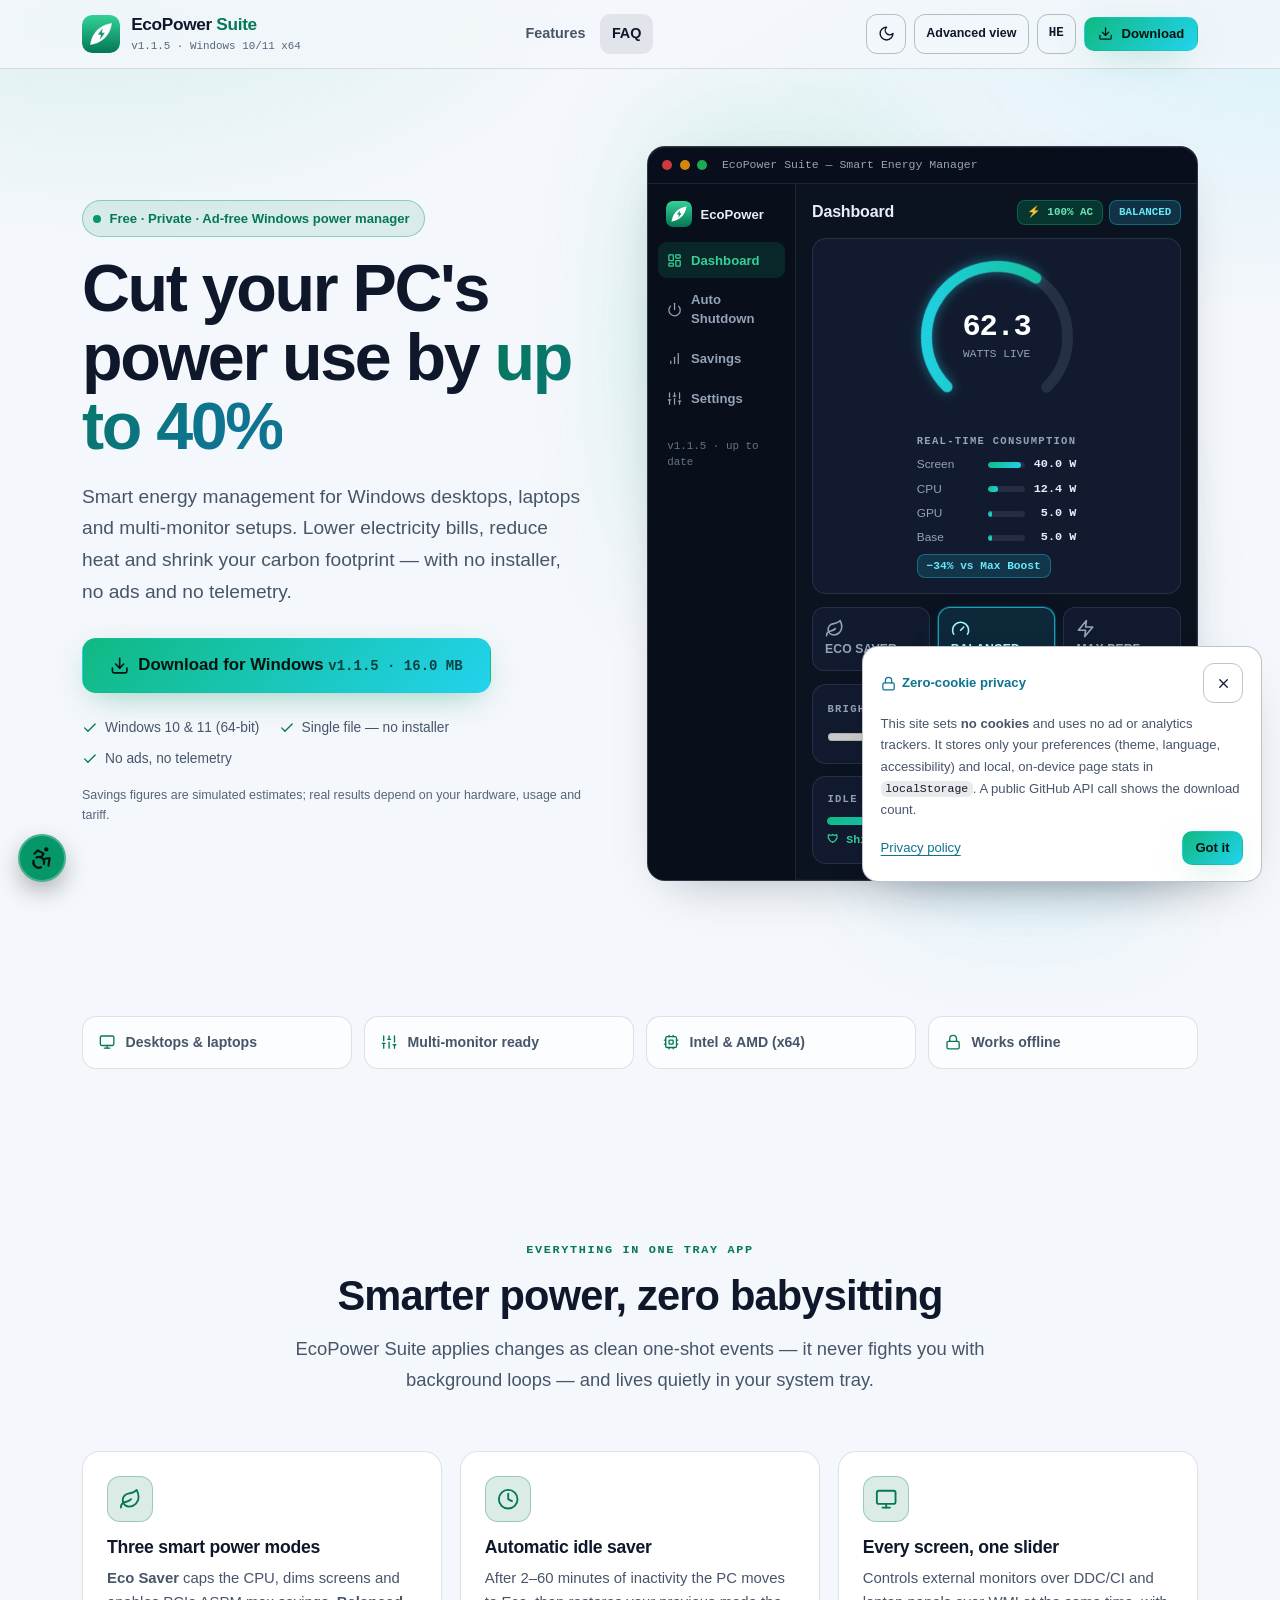
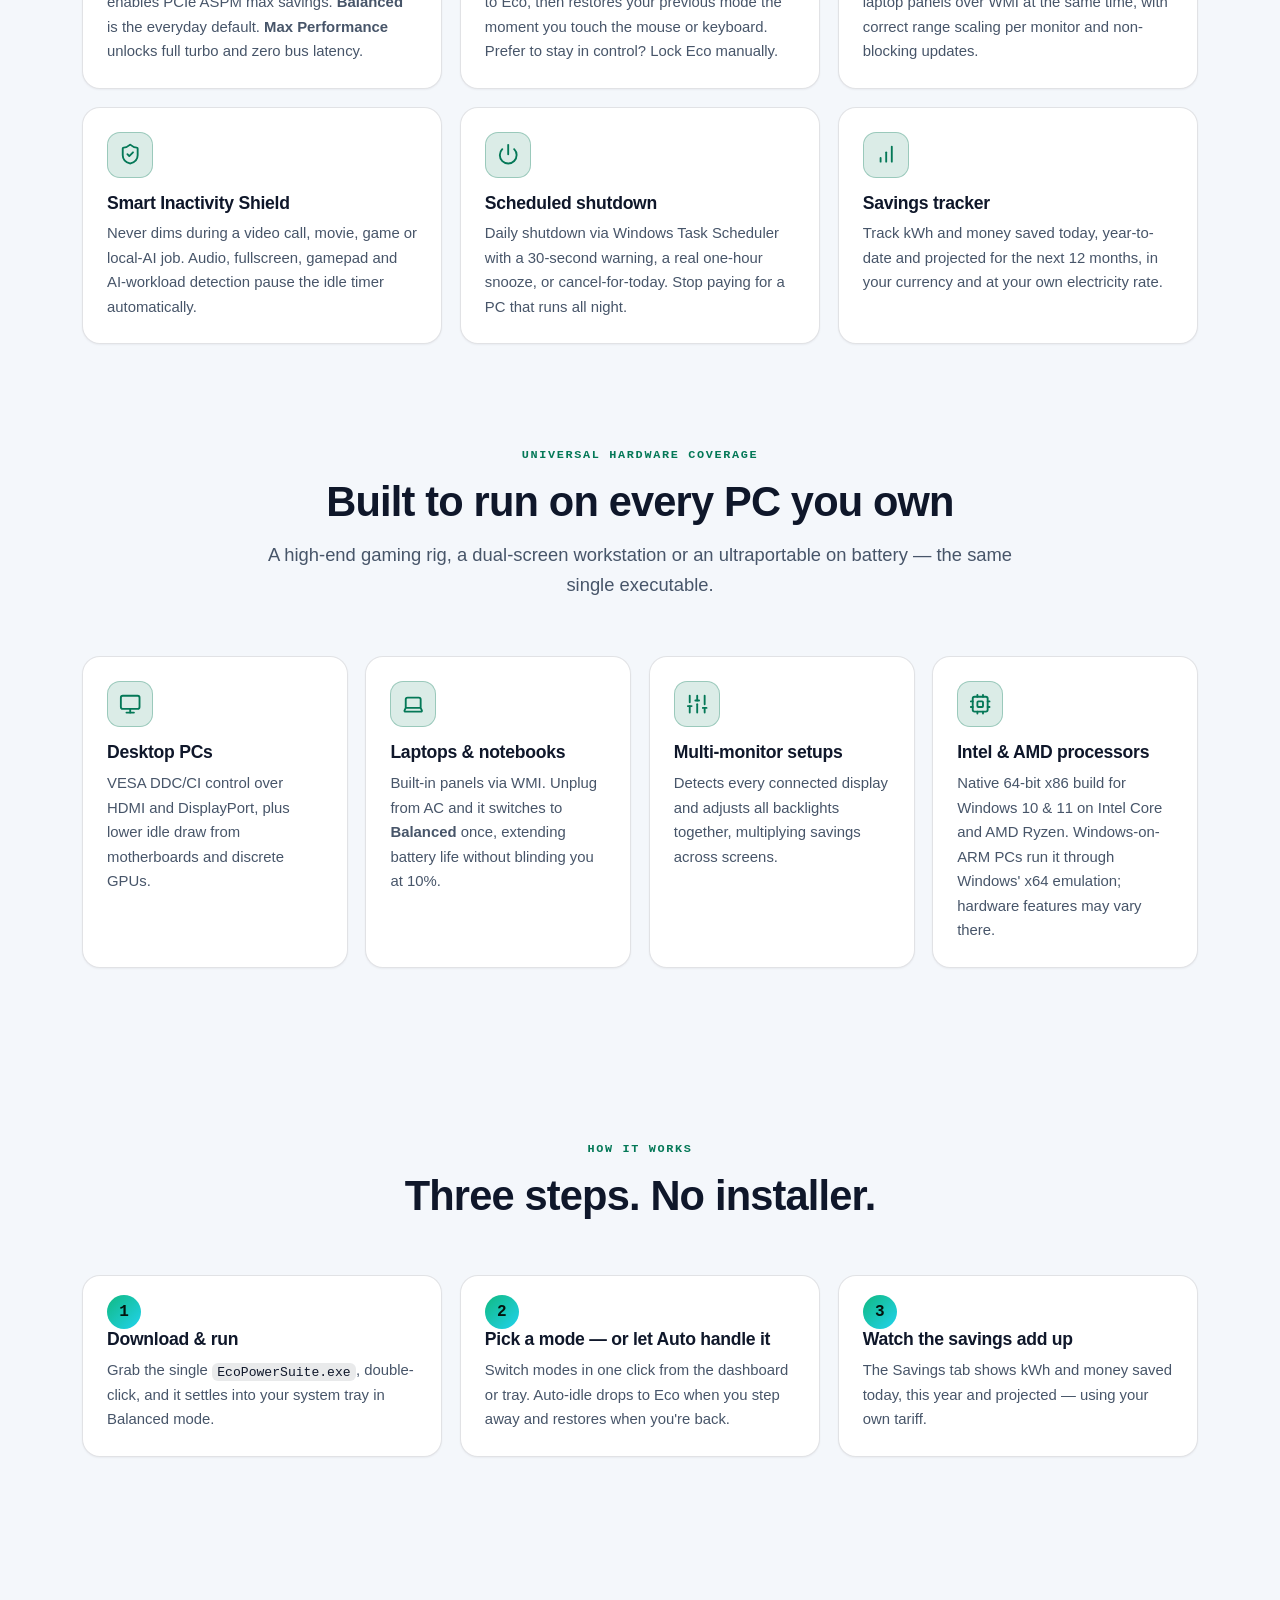
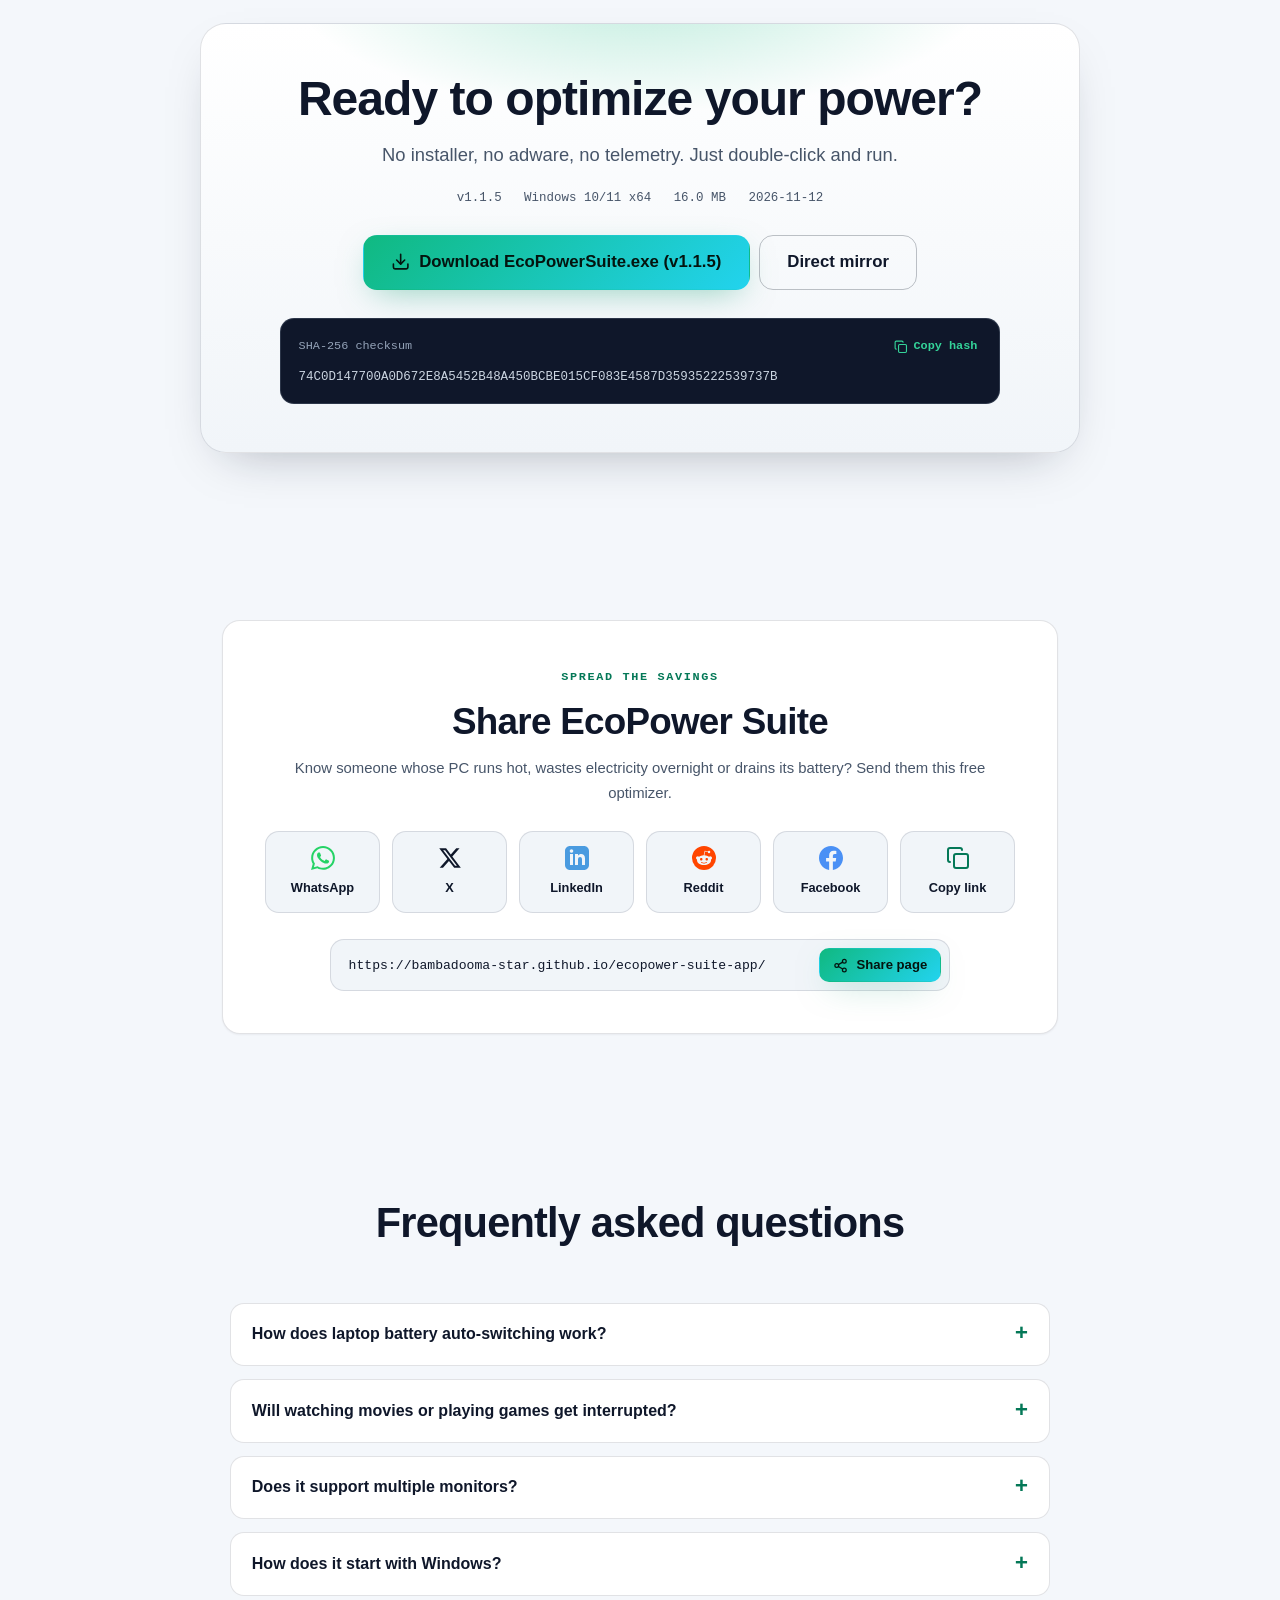
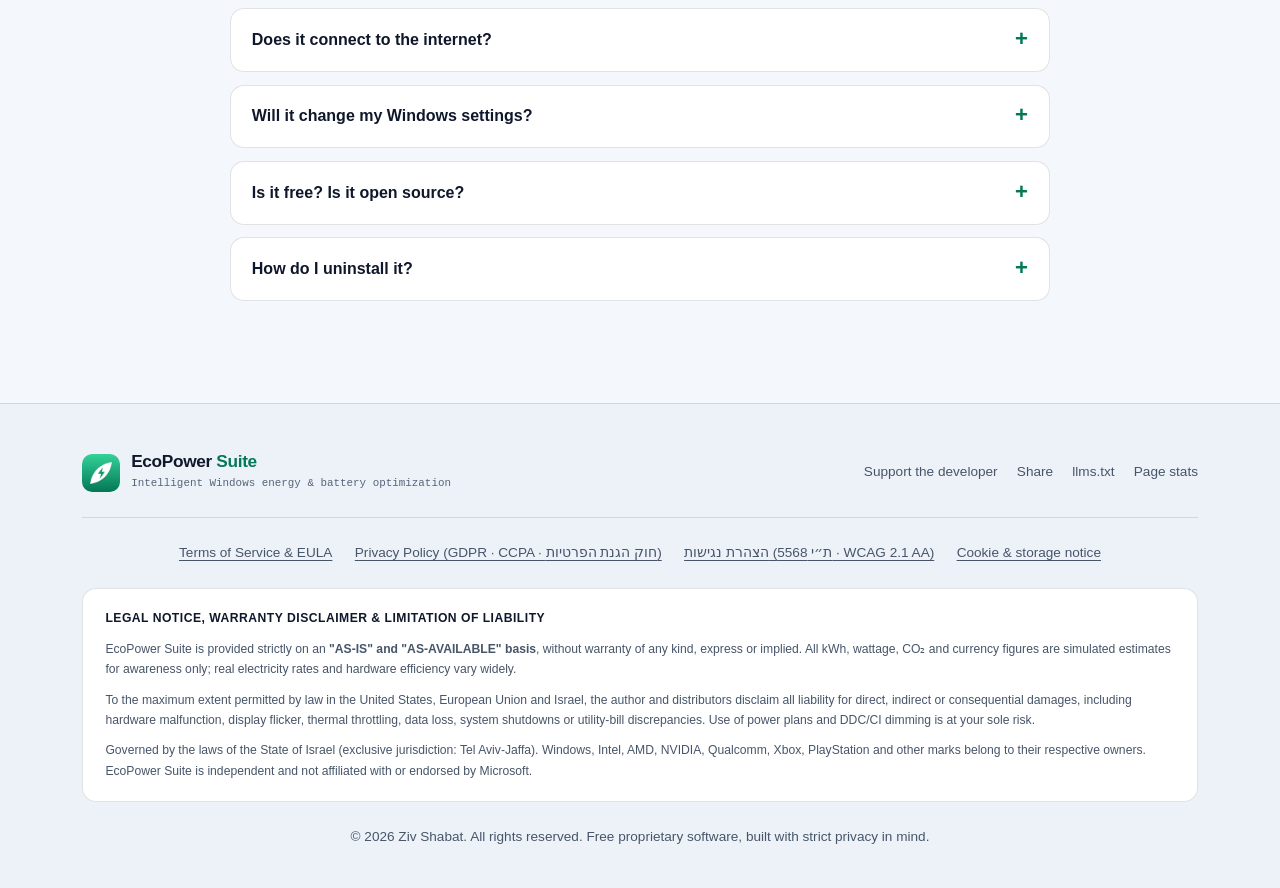
<file: index.html>
<!DOCTYPE html>
<html lang="en" dir="ltr" data-theme="dark">
<head>
  <meta charset="UTF-8">
  <meta name="viewport" content="width=device-width, initial-scale=1">
  <title>EcoPower Suite — Intelligent Windows Energy & Hardware Optimization</title>
  <meta name="description" content="Free Windows utility that cuts PC electricity use by up to 40%: smart power modes, DDC/CI multi-monitor dimming, laptop battery balancing, AI-workload-aware idle protection and scheduled shutdown.">
  <meta name="theme-color" content="#070b14">
  <link rel="canonical" href="https://bambadooma-star.github.io/ecopower-suite-app/">
  <link rel="icon" type="image/x-icon" href="assets/icon.ico">
  <link rel="apple-touch-icon" href="assets/logo-512.png">
  <meta property="og:type" content="website">
  <meta property="og:site_name" content="EcoPower Suite">
  <meta property="og:title" content="EcoPower Suite — Cut your PC's power use by up to 40%">
  <meta property="og:description" content="Smart power modes, multi-monitor dimming, laptop battery balancing and scheduled shutdown for Windows 10 & 11. Free, private, ad-free.">
  <meta property="og:url" content="https://bambadooma-star.github.io/ecopower-suite-app/">
  <meta property="og:image" content="https://bambadooma-star.github.io/ecopower-suite-app/assets/logo-512.png">
  <meta name="twitter:card" content="summary">
  <script>
    (function () {
      var d = document.documentElement;
      try {
        var t = localStorage.getItem('eco_theme');
        if (!t) t = window.matchMedia && matchMedia('(prefers-color-scheme: light)').matches ? 'light' : 'dark';
        d.setAttribute('data-theme', t);
        var a = JSON.parse(localStorage.getItem('eco_a11y') || '{}');
        if (a.scale) d.style.fontSize = a.scale + '%';
        var l = localStorage.getItem('eco_lang');
        if (!l && /^he/i.test(navigator.language || '')) l = 'he';
        if (l === 'he') { d.setAttribute('lang', 'he'); d.setAttribute('dir', 'rtl'); }
      } catch (e) { /* storage blocked */ }
      d.classList.add('js');
    })();
  </script>
  <link rel="stylesheet" href="assets/site.css">
  <script type="application/ld+json">
  {
    "@context": "https://schema.org",
    "@type": "SoftwareApplication",
    "name": "EcoPower Suite",
    "applicationCategory": "UtilitiesApplication",
    "operatingSystem": "Windows 10, Windows 11",
    "softwareVersion": "1.1.5",
    "description": "Windows energy optimizer: smart power modes, multi-monitor DDC/CI dimming, laptop battery balancing, AI-workload-aware idle protection and scheduled shutdown.",
    "downloadUrl": "https://github.com/bambadooma-star/ecopower-suite-app/releases/download/v1.1.5/EcoPowerSuite.exe",
    "url": "https://bambadooma-star.github.io/ecopower-suite-app/",
    "author": { "@type": "Person", "name": "Ziv Shabat" },
    "offers": { "@type": "Offer", "price": "0", "priceCurrency": "USD" }
  }
  </script>
<script>try{var v=localStorage.getItem('eco_view');document.documentElement.setAttribute('data-view',v==='adv'?'adv':'easy');}catch(e){document.documentElement.setAttribute('data-view','easy');}</script>
</head>
<body>
  <a class="skip-link" href="#main" data-i18n="skip">Skip to main content</a>

  <!-- ================= Header ================= -->
  <header class="site-header">
    <div class="container header-in">
      <a href="#top" class="brand" aria-label="EcoPower Suite">
        <img src="assets/logo-96.png" alt="" width="38" height="38">
        <span><span class="brand-name">EcoPower <b>Suite</b></span><span class="brand-sub">v1.1.5 · Windows 10/11 x64</span></span>
      </a>
      <nav class="nav" aria-label="Primary">
        <a href="#demo" data-level="adv" data-i18n="nav.demo">Live demo</a>
        <a href="#features" data-i18n="nav.features">Features</a>
        <a href="#smart" data-level="adv" data-i18n="nav.shield">Smart Shield</a>
        <a href="#calculator" data-level="adv" data-i18n="nav.calc">Savings calculator</a>
        <a href="#security" data-level="adv" data-i18n="nav.security">Security</a>
        <a href="#faq" data-i18n="nav.faq">FAQ</a>
      </nav>
      <div class="header-actions">
        <button type="button" class="btn btn-icon" data-theme-toggle aria-pressed="false" aria-label="Switch to light theme"><svg class="i" aria-hidden="true"><use href="assets/icons.svg#i-sun"/></svg></button>
        <button type="button" class="btn lang-btn btn-icon" id="btnView" aria-pressed="false"><span id="viewLbl">Advanced view</span></button>
        <button type="button" class="btn lang-btn btn-icon" id="btnLang" aria-label="עברית / English"><span id="langLbl">HE</span></button>
        <a class="btn btn-amber btn-sm" href="https://www.paypal.com/ncp/payment/TTMZVMEH9EADL" target="_blank" rel="noopener noreferrer" data-i18n-title="support.title" title="Support the developer on PayPal"><svg class="i" aria-hidden="true"><use href="assets/icons.svg#i-coffee"/></svg><span data-i18n="support">Support</span></a>
        <a class="btn btn-primary btn-sm dl-header" data-dl="header" href="https://github.com/bambadooma-star/ecopower-suite-app/releases/download/v1.1.5/EcoPowerSuite.exe" download="EcoPowerSuite.exe"><svg class="i" aria-hidden="true"><use href="assets/icons.svg#i-download"/></svg><span data-i18n="download">Download</span></a>
        <button type="button" class="btn btn-icon menu-btn" id="btnMenu" aria-expanded="false" aria-controls="drawer" data-i18n-aria="menu" aria-label="Menu"><svg class="i" aria-hidden="true"><use href="assets/icons.svg#i-menu"/></svg></button>
      </div>
    </div>
    <div class="drawer" id="drawer">
      <div class="drawer-grid">
        <a href="#demo" data-level="adv"><svg class="i" aria-hidden="true"><use href="assets/icons.svg#i-play"/></svg><span data-i18n="nav.demo">Live demo</span></a>
        <a href="#features"><svg class="i" aria-hidden="true"><use href="assets/icons.svg#i-sparkles"/></svg><span data-i18n="nav.features">Features</span></a>
        <a href="#smart" data-level="adv"><svg class="i" aria-hidden="true"><use href="assets/icons.svg#i-shield"/></svg><span data-i18n="nav.shield">Smart Shield</span></a>
        <a href="#calculator" data-level="adv"><svg class="i" aria-hidden="true"><use href="assets/icons.svg#i-coins"/></svg><span data-i18n="nav.calc">Savings calculator</span></a>
        <a href="#security" data-level="adv"><svg class="i" aria-hidden="true"><use href="assets/icons.svg#i-lock"/></svg><span data-i18n="nav.security">Security</span></a>
        <a href="#faq"><svg class="i" aria-hidden="true"><use href="assets/icons.svg#i-info"/></svg><span data-i18n="nav.faq">FAQ</span></a>
      </div>
      <a class="btn btn-amber" href="https://www.paypal.com/ncp/payment/TTMZVMEH9EADL" target="_blank" rel="noopener noreferrer"><svg class="i" aria-hidden="true"><use href="assets/icons.svg#i-coffee"/></svg><span data-i18n="support.long">Support the independent developer on PayPal</span></a>
      <a class="btn btn-primary" data-dl="drawer" href="https://github.com/bambadooma-star/ecopower-suite-app/releases/download/v1.1.5/EcoPowerSuite.exe" download="EcoPowerSuite.exe"><svg class="i" aria-hidden="true"><use href="assets/icons.svg#i-download"/></svg><span data-i18n="dl.long">Download free v1.1.5 (Windows 64-bit)</span></a>
    </div>
  </header>

  <main id="main">
    <!-- ================= Hero ================= -->
    <section class="hero" id="top">
      <div class="container hero-grid">
        <div>
          <span class="pill reveal"><span class="dot"></span><span data-i18n="hero.pill">Free · Private · Ad-free Windows power manager</span></span>
          <h1 class="reveal" data-i18n="hero.h1">Cut your PC's power use by <span class="grad-text">up to 40%</span></h1>
          <p class="lead reveal" data-i18n="hero.lead">Smart energy management for Windows desktops, laptops and multi-monitor setups. Lower electricity bills, reduce heat and shrink your carbon footprint — with no installer, no ads and no telemetry.</p>
          <div class="cta-row reveal">
            <a class="btn btn-primary btn-lg" data-dl="hero" href="https://github.com/bambadooma-star/ecopower-suite-app/releases/download/v1.1.5/EcoPowerSuite.exe" download="EcoPowerSuite.exe">
              <svg class="i" aria-hidden="true"><use href="assets/icons.svg#i-download"/></svg>
              <span><span data-i18n="hero.cta">Download for Windows</span> <small class="mono" style="opacity:.75;font-weight:600">v1.1.5 · 16.0 MB</small></span>
            </a>
            <a class="btn btn-lg" href="#demo" data-level="adv"><span data-i18n="hero.demo">Try the live demo</span><svg class="i flip-rtl" aria-hidden="true"><use href="assets/icons.svg#i-arrow"/></svg></a>
          </div>
          <div class="hero-meta reveal">
            <span><svg class="i" aria-hidden="true"><use href="assets/icons.svg#i-check"/></svg><span data-i18n="hero.m1">Windows 10 &amp; 11 (64-bit)</span></span>
            <span><svg class="i" aria-hidden="true"><use href="assets/icons.svg#i-check"/></svg><span data-i18n="hero.m2">Single file — no installer</span></span>
            <span><svg class="i" aria-hidden="true"><use href="assets/icons.svg#i-check"/></svg><span data-i18n="hero.m3">No ads, no telemetry</span></span>
            <span id="dlCountWrap" class="hidden"><svg class="i" aria-hidden="true"><use href="assets/icons.svg#i-download"/></svg><span><b id="dlCount">0</b> <span data-i18n="hero.downloads">downloads on GitHub</span></span></span>
          </div>
          <p class="fineprint reveal" data-i18n="hero.fine">Savings figures are simulated estimates; real results depend on your hardware, usage and tariff.</p>
        </div>

        <!-- Product visual: the v1.1.0 dashboard -->
        <div class="glow-wrap reveal" translate="no" lang="en" dir="ltr">
          <div class="appwin" role="img" aria-label="EcoPower Suite v1.1.0 dashboard: live power gauge showing about 62 watts, Eco Saver, Balanced and Max Performance mode cards with Balanced active, brightness slider and idle saver progress bar.">
            <div class="win-bar" aria-hidden="true"><i></i><i></i><i></i><span class="win-title">EcoPower Suite — Smart Energy Manager</span></div>
            <div class="win-body" aria-hidden="true">
              <aside class="win-side">
                <div class="logo-row"><img src="assets/logo-96.png" alt=""><span>EcoPower</span></div>
                <nav>
                  <span class="on"><svg class="i" aria-hidden="true"><use href="assets/icons.svg#i-dash"/></svg>Dashboard</span>
                  <span><svg class="i" aria-hidden="true"><use href="assets/icons.svg#i-power"/></svg>Auto Shutdown</span>
                  <span><svg class="i" aria-hidden="true"><use href="assets/icons.svg#i-chart"/></svg>Savings</span>
                  <span><svg class="i" aria-hidden="true"><use href="assets/icons.svg#i-sliders"/></svg>Settings</span>
                </nav>
                <div class="ver">v1.1.5 · up to date</div>
              </aside>
              <div class="win-main">
                <div class="win-top">
                  <h3>Dashboard</h3>
                  <div class="w-badges"><span class="w-badge em">⚡ 100% AC</span><span class="w-badge cy">BALANCED</span></div>
                </div>
                <div class="w-card gauge-card">
                  <div class="gauge">
                    <svg viewBox="0 0 200 200"><defs><linearGradient id="gHero" x1="0" y1="0" x2="1" y2="1"><stop offset="0" stop-color="#10b981"/><stop offset="1" stop-color="#22d3ee"/></linearGradient></defs>
                      <circle class="trk" cx="100" cy="100" r="84"/><circle class="val" id="heroGaugeVal" stroke="url(#gHero)" cx="100" cy="100" r="84" style="stroke-dasharray:247 600"/></svg>
                    <div class="gauge-read"><b id="heroWatts">62.4</b><small>WATTS LIVE</small></div>
                  </div>
                  <div class="breakdown">
                    <span class="w-label">Real-time consumption</span>
                    <div class="bd-row"><span>Screen</span><span class="bar"><i style="width:89%"></i></span><b>40.0 W</b></div>
                    <div class="bd-row"><span>CPU</span><span class="bar"><i style="width:28%"></i></span><b>12.4 W</b></div>
                    <div class="bd-row"><span>GPU</span><span class="bar"><i style="width:11%"></i></span><b>5.0 W</b></div>
                    <div class="bd-row"><span>Base</span><span class="bar"><i style="width:11%"></i></span><b>5.0 W</b></div>
                    <span class="save-chip cyan">−34% vs Max Boost</span>
                  </div>
                </div>
                <div class="modes">
                  <div class="mode eco"><svg class="i" aria-hidden="true"><use href="assets/icons.svg#i-leaf"/></svg><b>ECO SAVER</b><small>CPU capped · screen 10%</small></div>
                  <div class="mode on bal"><svg class="i" aria-hidden="true"><use href="assets/icons.svg#i-gauge"/></svg><b>BALANCED</b><small>Recommended everyday</small></div>
                  <div class="mode perf"><svg class="i" aria-hidden="true"><use href="assets/icons.svg#i-bolt"/></svg><b>MAX PERF</b><small>Full turbo boost</small></div>
                </div>
                <div class="w-row two">
                  <div class="w-card w-slider"><div class="top"><span class="w-label">Brightness</span><b>100%</b></div><input type="range" min="0" max="100" value="100" tabindex="-1" disabled></div>
                  <div class="w-card"><div class="top w-hint" style="justify-content:space-between"><span class="w-label">Idle saver</span><span class="mono">04:12 / 15:00</span></div><div class="w-progress"><i style="width:28%"></i></div><div class="w-hint"><span class="shield">🛡 Shield: audio playing</span></div></div>
                </div>
              </div>
            </div>
          </div>
        </div>
      </div>
    </section>

    <!-- ================= Trust strip ================= -->
    <section class="section-tight" aria-label="Highlights">
      <div class="container trust-strip">
        <div class="trust-item reveal"><svg class="i" aria-hidden="true"><use href="assets/icons.svg#i-monitor"/></svg><span data-i18n="trust.1">Desktops &amp; laptops</span></div>
        <div class="trust-item reveal"><svg class="i" aria-hidden="true"><use href="assets/icons.svg#i-sliders"/></svg><span data-i18n="trust.2">Multi-monitor ready</span></div>
        <div class="trust-item reveal"><svg class="i" aria-hidden="true"><use href="assets/icons.svg#i-cpu"/></svg><span data-i18n="trust.3">Intel &amp; AMD (x64)</span></div>
        <div class="trust-item reveal"><svg class="i" aria-hidden="true"><use href="assets/icons.svg#i-lock"/></svg><span data-i18n="trust.4">Works offline</span></div>
      </div>
    </section>

    <!-- ================= Interactive demo ================= -->
    <section class="section" id="demo" data-level="adv" aria-labelledby="demo-title">
      <div class="container">
        <div class="section-head reveal">
          <span class="eyebrow" data-i18n="demo.eyebrow">Live interactive simulator</span>
          <h2 class="title" id="demo-title" data-i18n="demo.title">See how EcoPower Suite responds</h2>
          <p class="lead" data-i18n="demo.lead">Switch modes, drag the brightness slider or simulate idle time — watch wattage and savings change just like in the real app. Values are illustrative.</p>
        </div>
        <div class="glow-wrap reveal" style="max-width:980px;margin-inline:auto">
          <div class="appwin" translate="no" lang="en" dir="ltr">
            <div class="win-bar"><i></i><i></i><i></i><span class="win-title">EcoPower Suite — Smart Energy Manager</span></div>
            <div class="win-body">
              <aside class="win-side" aria-hidden="true">
                <div class="logo-row"><img src="assets/logo-96.png" alt=""><span>EcoPower</span></div>
                <nav>
                  <span class="on"><svg class="i" aria-hidden="true"><use href="assets/icons.svg#i-dash"/></svg>Dashboard</span>
                  <span><svg class="i" aria-hidden="true"><use href="assets/icons.svg#i-power"/></svg>Auto Shutdown</span>
                  <span><svg class="i" aria-hidden="true"><use href="assets/icons.svg#i-chart"/></svg>Savings</span>
                  <span><svg class="i" aria-hidden="true"><use href="assets/icons.svg#i-sliders"/></svg>Settings</span>
                </nav>
                <div class="ver">v1.1.5 · up to date</div>
              </aside>
              <div class="win-main">
                <div class="win-top">
                  <h3>Dashboard</h3>
                  <div class="w-badges"><span class="w-badge em" id="demoBattBadge">⚡ 100% (AC)</span><span class="w-badge cy" id="demoModeBadge">BALANCED MODE</span></div>
                </div>
                <div class="w-card gauge-card">
                  <div class="gauge">
                    <svg viewBox="0 0 200 200" aria-hidden="true"><defs><linearGradient id="gDemo" x1="0" y1="0" x2="1" y2="1"><stop offset="0" stop-color="#10b981"/><stop offset="1" stop-color="#22d3ee"/></linearGradient></defs>
                      <circle class="trk" cx="100" cy="100" r="84"/><circle class="val" id="demoGaugeVal" stroke="url(#gDemo)" cx="100" cy="100" r="84" style="stroke-dasharray:247 600"/></svg>
                    <div class="gauge-read" aria-live="polite"><b id="simTotalWatts">62.4</b><small>WATTS LIVE</small></div>
                  </div>
                  <div class="breakdown">
                    <span class="w-label">Real-time hardware consumption</span>
                    <div class="bd-row"><span>Screen</span><span class="bar"><i id="barScreen"></i></span><b id="valScreen">40.0 W</b></div>
                    <div class="bd-row"><span>CPU</span><span class="bar"><i id="barCpu"></i></span><b id="valCpu">12.4 W</b></div>
                    <div class="bd-row"><span>GPU</span><span class="bar"><i id="barGpu"></i></span><b id="valGpu">5.0 W</b></div>
                    <div class="bd-row"><span>Base</span><span class="bar"><i id="barBase"></i></span><b id="valBase">5.0 W</b></div>
                    <span class="save-chip cyan" id="simSavingsPct">−34% vs Max Boost</span>
                  </div>
                </div>
                <div class="modes" role="group" aria-label="Power mode">
                  <button type="button" class="mode eco" id="btnSimEco" aria-pressed="false"><svg class="i" aria-hidden="true"><use href="assets/icons.svg#i-leaf"/></svg><b>ECO SAVER</b><small>CPU capped · screen 10%</small></button>
                  <button type="button" class="mode on bal" id="btnSimBalanced" aria-pressed="true"><svg class="i" aria-hidden="true"><use href="assets/icons.svg#i-gauge"/></svg><b>BALANCED</b><small>Recommended everyday</small></button>
                  <button type="button" class="mode perf" id="btnSimPerf" aria-pressed="false"><svg class="i" aria-hidden="true"><use href="assets/icons.svg#i-bolt"/></svg><b>MAX PERF</b><small>Full turbo boost</small></button>
                </div>
                <div class="w-card" style="padding:.7rem .9rem"><span id="simModeDesc" class="w-hint" style="justify-content:flex-start;color:#cbd5e1">⚖️ BALANCED: screen 100% • dynamic CPU scaling — the perfect everyday balance.</span></div>
                <div class="w-row two">
                  <div class="w-card w-slider">
                    <div class="top"><label class="w-label" for="simBright">Screen brightness</label><b id="simBrightVal">80%</b></div>
                    <input type="range" id="simBright" min="0" max="100" value="80" step="1">
                    <span class="w-hint">DDC/CI (desktop) · WMI (laptop)</span>
                  </div>
                  <div class="w-card">
                    <div class="w-hint"><span class="w-label">Automatic idle saver</span><span class="mono" id="simIdleTxt">Idle 00:00 / 15:00</span></div>
                    <div class="w-progress" role="progressbar" aria-label="Idle timer" aria-valuemin="0" aria-valuemax="100" aria-valuenow="0" id="simIdleWrap"><i id="simIdleBar"></i></div>
                    <div class="w-hint"><span id="simIdleHint">Moves to Eco after inactivity, restores on activity.</span><button type="button" class="w-btn" id="btnSimIdle">Simulate idle</button></div>
                  </div>
                </div>
                <div class="w-card w-hint" style="justify-content:space-between;padding:.7rem .9rem">
                  <span>🛡️ Smart Inactivity Shield: <span class="shield" id="simSmartStatus">monitoring audio / video / gamepad / AI</span></span>
                  <span style="color:#7d8ea8">Idle is paused during calls, video, games &amp; AI jobs</span>
                </div>
              </div>
            </div>
          </div>
        </div>
        <div class="center reveal" style="margin-top:1.8rem">
          <a class="btn btn-lg" href="#calculator"><svg class="i" aria-hidden="true"><use href="assets/icons.svg#i-coins"/></svg><span data-i18n="demo.jump">Calculate your exact savings by PC tier &amp; displays</span><svg class="i" aria-hidden="true"><use href="assets/icons.svg#i-arrow-down"/></svg></a>
        </div>
      </div>
    </section>

    <!-- ================= Features ================= -->
    <section class="section" id="features" aria-labelledby="feat-title">
      <div class="container">
        <div class="section-head reveal">
          <span class="eyebrow" data-i18n="feat.eyebrow">Everything in one tray app</span>
          <h2 class="title" id="feat-title" data-i18n="feat.title">Smarter power, zero babysitting</h2>
          <p class="lead" data-i18n="feat.lead">EcoPower Suite applies changes as clean one-shot events — it never fights you with background loops — and lives quietly in your system tray.</p>
        </div>
        <div class="grid g3">
          <article class="card lift reveal c-em"><div class="ico"><svg class="i" aria-hidden="true"><use href="assets/icons.svg#i-leaf"/></svg></div><h3 data-i18n="f1.t">Three smart power modes</h3><p data-i18n="f1.p"><strong>Eco Saver</strong> caps the CPU, dims screens and enables PCIe ASPM max savings. <strong>Balanced</strong> is the everyday default. <strong>Max Performance</strong> unlocks full turbo and zero bus latency.</p></article>
          <article class="card lift reveal c-cy"><div class="ico"><svg class="i" aria-hidden="true"><use href="assets/icons.svg#i-clock"/></svg></div><h3 data-i18n="f2.t">Automatic idle saver</h3><p data-i18n="f2.p">After 2–60 minutes of inactivity the PC moves to Eco, then restores your previous mode the moment you touch the mouse or keyboard. Prefer to stay in control? Lock Eco manually.</p></article>
          <article class="card lift reveal c-sky"><div class="ico"><svg class="i" aria-hidden="true"><use href="assets/icons.svg#i-monitor"/></svg></div><h3 data-i18n="f3.t">Every screen, one slider</h3><p data-i18n="f3.p">Controls external monitors over DDC/CI and laptop panels over WMI at the same time, with correct range scaling per monitor and non-blocking updates.</p></article>
          <article class="card lift reveal c-vi"><div class="ico"><svg class="i" aria-hidden="true"><use href="assets/icons.svg#i-shield"/></svg></div><h3 data-i18n="f4.t">Smart Inactivity Shield</h3><p data-i18n="f4.p">Never dims during a video call, movie, game or local-AI job. Audio, fullscreen, gamepad and AI-workload detection pause the idle timer automatically.</p></article>
          <article class="card lift reveal c-am"><div class="ico"><svg class="i" aria-hidden="true"><use href="assets/icons.svg#i-power"/></svg></div><h3 data-i18n="f5.t">Scheduled shutdown</h3><p data-i18n="f5.p">Daily shutdown via Windows Task Scheduler with a 30-second warning, a real one-hour snooze, or cancel-for-today. Stop paying for a PC that runs all night.</p></article>
          <article class="card lift reveal c-em"><div class="ico"><svg class="i" aria-hidden="true"><use href="assets/icons.svg#i-chart"/></svg></div><h3 data-i18n="f6.t">Savings tracker</h3><p data-i18n="f6.p">Track kWh and money saved today, year-to-date and projected for the next 12 months, in your currency and at your own electricity rate.</p></article>
        </div>

        <div class="section-head reveal" style="margin-top:clamp(56px,8vw,96px)">
          <span class="eyebrow" data-i18n="hw.eyebrow">Universal hardware coverage</span>
          <h2 class="title" data-i18n="hw.title">Built to run on every PC you own</h2>
          <p class="lead" data-i18n="hw.lead">A high-end gaming rig, a dual-screen workstation or an ultraportable on battery — the same single executable.</p>
        </div>
        <div class="grid g4">
          <article class="card lift reveal c-em"><div class="ico"><svg class="i" aria-hidden="true"><use href="assets/icons.svg#i-monitor"/></svg></div><h3 data-i18n="hw1.t">Desktop PCs</h3><p data-i18n="hw1.p">VESA DDC/CI control over HDMI and DisplayPort, plus lower idle draw from motherboards and discrete GPUs.</p></article>
          <article class="card lift reveal c-cy"><div class="ico"><svg class="i" aria-hidden="true"><use href="assets/icons.svg#i-laptop"/></svg></div><h3 data-i18n="hw2.t">Laptops &amp; notebooks</h3><p data-i18n="hw2.p">Built-in panels via WMI. Unplug from AC and it switches to <strong>Balanced</strong> once, extending battery life without blinding you at 10%.</p></article>
          <article class="card lift reveal c-sky"><div class="ico"><svg class="i" aria-hidden="true"><use href="assets/icons.svg#i-sliders"/></svg></div><h3 data-i18n="hw3.t">Multi-monitor setups</h3><p data-i18n="hw3.p">Detects every connected display and adjusts all backlights together, multiplying savings across screens.</p></article>
          <article class="card lift reveal c-vi"><div class="ico"><svg class="i" aria-hidden="true"><use href="assets/icons.svg#i-cpu"/></svg></div><h3 data-i18n="hw4.t">Intel &amp; AMD processors</h3><p data-i18n="hw4.p">Native 64-bit x86 build for Windows 10 &amp; 11 on Intel Core and AMD Ryzen. Windows-on-ARM PCs run it through Windows' x64 emulation; hardware features may vary there.</p></article>
        </div>
      </div>
    </section>

    <!-- ================= How it works ================= -->
    <section class="section-tight" id="how" aria-labelledby="how-title">
      <div class="container">
        <div class="section-head reveal">
          <span class="eyebrow" data-i18n="how.eyebrow">How it works</span>
          <h2 class="title" id="how-title" data-i18n="how.title">Three steps. No installer.</h2>
        </div>
        <div class="grid g3 steps">
          <article class="card step reveal"><h3 data-i18n="s1.t">Download &amp; run</h3><p data-i18n="s1.p">Grab the single <code>EcoPowerSuite.exe</code>, double-click, and it settles into your system tray in Balanced mode.</p></article>
          <article class="card step reveal"><h3 data-i18n="s2.t">Pick a mode — or let Auto handle it</h3><p data-i18n="s2.p">Switch modes in one click from the dashboard or tray. Auto-idle drops to Eco when you step away and restores when you're back.</p></article>
          <article class="card step reveal"><h3 data-i18n="s3.t">Watch the savings add up</h3><p data-i18n="s3.p">The Savings tab shows kWh and money saved today, this year and projected — using your own tariff.</p></article>
        </div>
      </div>
    </section>

    <!-- ================= Smart shield + CLI ================= -->
    <section class="section" id="smart" data-level="adv" aria-labelledby="smart-title">
      <div class="container">
        <div class="panel reveal">
          <div class="shield-grid">
            <div>
              <span class="eyebrow" data-i18n="sh.eyebrow">False-positive prevention</span>
              <h2 class="title" id="smart-title" data-i18n="sh.title">The Smart Inactivity Shield</h2>
              <p class="lead" data-i18n="sh.lead">Standard Windows timers dim your screen mid-movie or mid-call. EcoPower Suite reads native Windows audio, fullscreen and controller signals so you are never interrupted.</p>
              <ul class="feat-list">
                <li class="c-em"><span class="ico"><svg class="i" aria-hidden="true"><use href="assets/icons.svg#i-film"/></svg></span><div><strong data-i18n="sh1.t">Fullscreen video &amp; media detection</strong><p data-i18n="sh1.p">YouTube, Netflix, Disney+, VLC and presentations running fullscreen on any monitor.</p></div></li>
                <li class="c-cy"><span class="ico"><svg class="i" aria-hidden="true"><use href="assets/icons.svg#i-volume"/></svg></span><div><strong data-i18n="sh2.t">Active audio stream monitoring</strong><p data-i18n="sh2.p">A native <code>IAudioSessionManager2</code> listener keeps the PC awake during Spotify, Zoom, Discord or Teams calls.</p></div></li>
                <li class="c-vi"><span class="ico"><svg class="i" aria-hidden="true"><use href="assets/icons.svg#i-gamepad"/></svg></span><div><strong data-i18n="sh3.t">Game controller activity (XInput)</strong><p data-i18n="sh3.p">Playing with an Xbox or PlayStation pad and no mouse? Controller input keeps the PC active.</p></div></li>
                <li class="c-em"><span class="ico"><svg class="i" aria-hidden="true"><use href="assets/icons.svg#i-bot"/></svg></span><div><strong data-i18n="sh4.t">AI &amp; local-LLM workload shield</strong><p data-i18n="sh4.p">Tracks local inference (<strong>Ollama, LM Studio, ComfyUI, llama.cpp, Whisper</strong>) and NVIDIA CUDA compute above 15% load, so idle sleep and CPU capping never interrupt token generation or diffusion renders.</p></div></li>
                <li class="c-sky"><span class="ico"><svg class="i" aria-hidden="true"><use href="assets/icons.svg#i-terminal"/></svg></span><div><strong data-i18n="sh5.t">Bot &amp; AI-agent CLI automation</strong><p data-i18n="sh5.p">A headless CLI with JSON output (<code>--status --json</code>, <code>--mode &lt;eco|balanced|perf&gt;</code>, <code>--brightness &lt;0-100&gt;</code>) lets scripts and agents control power schemes programmatically.</p></div></li>
              </ul>
            </div>
            <div class="term reveal" translate="no" dir="ltr" role="img" aria-label="Example command-line session using EcoPowerSuite.exe --status --json">
              <div class="term-bar"><i></i><i></i><i></i><span style="margin-inline-start:.5rem">PowerShell — EcoPowerSuite CLI</span></div>
<pre><span class="c"># real-time metrics, brightness, battery &amp; shield status</span>
<span class="k">PS&gt;</span> EcoPowerSuite.exe --status --json
{
  <span class="o">"mode"</span>: <span class="s">"ECO_SAVER"</span>,
  <span class="o">"brightness"</span>: 10,
  <span class="o">"power_watts"</span>: { <span class="o">"total"</span>: 23.9, <span class="o">"cpu"</span>: 4.5 },
  <span class="o">"ai_and_bot_shield"</span>: { <span class="o">"active"</span>: false }
}

<span class="c"># switch mode in one shot</span>
<span class="k">PS&gt;</span> EcoPowerSuite.exe --mode balanced --json

<span class="c"># set backlight (DDC/CI + WMI)</span>
<span class="k">PS&gt;</span> EcoPowerSuite.exe --brightness 60 --json

<span class="c"># is a local AI job running?</span>
<span class="k">PS&gt;</span> EcoPowerSuite.exe --ai-shield --json</pre>
            </div>
          </div>
        </div>
      </div>
    </section>

    <!-- ================= Calculator ================= -->
    <section class="section" id="calculator" data-level="adv" aria-labelledby="calc-title">
      <div class="container">
        <div class="section-head reveal">
          <span class="eyebrow" data-i18n="calc.eyebrow">Financial ROI simulator</span>
          <h2 class="title" id="calc-title" data-i18n="calc.title">Live savings calculator</h2>
          <p class="lead" data-i18n="calc.lead">Tailored to your PC tier and monitor count. Heavy workstations and gaming rigs unlock the biggest savings. Figures are estimates.</p>
        </div>
        <div class="panel reveal">
          <div class="calc-grid">
            <div>
              <div class="field">
                <div class="field-head"><span class="lbl" id="lblRig" data-i18n="calc.rig">1. Hardware rig tier</span><span class="badge-mono" id="rigBadge">Gaming • 120W base</span></div>
                <div class="opt-grid" role="group" aria-labelledby="lblRig">
                  <button type="button" class="opt" id="rigBtn-regular" aria-pressed="false" data-rig="regular"><span class="row"><svg class="i" aria-hidden="true"><use href="assets/icons.svg#i-laptop"/></svg><span class="t">~35W</span></span><b data-i18n="rig.regular">Regular office</b><small>i3/i5 · office / APU</small></button>
                  <button type="button" class="opt" id="rigBtn-mid" aria-pressed="false" data-rig="mid"><span class="row"><svg class="i" aria-hidden="true"><use href="assets/icons.svg#i-cpu"/></svg><span class="t">~75W</span></span><b data-i18n="rig.mid">Mid workstation</b><small>i7 / Ryzen 7 · RTX 4060/70</small></button>
                  <button type="button" class="opt" id="rigBtn-great" aria-pressed="true" data-rig="great"><span class="row"><svg class="i" aria-hidden="true"><use href="assets/icons.svg#i-gamepad"/></svg><span class="t">~120W</span></span><b data-i18n="rig.great">Great gaming</b><small>i7 / 7800X3D · RTX 4070Ti/4080</small></button>
                  <button type="button" class="opt" id="rigBtn-ultra" aria-pressed="false" data-rig="ultra"><span class="row"><svg class="i" aria-hidden="true"><use href="assets/icons.svg#i-bolt"/></svg><span class="t">~180W</span></span><b data-i18n="rig.ultra">Ultra high-end</b><small>i9 / Ryzen 9 · RTX 4090 / AI rig</small></button>
                </div>
              </div>

              <div class="field">
                <div class="field-head"><span class="lbl" id="lblMon" data-i18n="calc.mon">2. Connected displays</span><span class="badge-mono cy" id="monitorsBadge">1 display (+18W Eco)</span></div>
                <div class="opt-grid four" role="group" aria-labelledby="lblMon">
                  <button type="button" class="opt mon" id="monBtn-1" aria-pressed="true" data-mon="1"><span data-i18n="mon.1">1 screen</span></button>
                  <button type="button" class="opt mon" id="monBtn-2" aria-pressed="false" data-mon="2"><span data-i18n="mon.2">2 dual</span></button>
                  <button type="button" class="opt mon" id="monBtn-3" aria-pressed="false" data-mon="3"><span data-i18n="mon.3">3 triple</span></button>
                  <button type="button" class="opt mon" id="monBtn-4" aria-pressed="false" data-mon="4"><span data-i18n="mon.4">4+ quad</span></button>
                </div>
                <p class="muted" style="font-size:.78rem;margin-top:.5rem" data-i18n="calc.monnote">DDC/CI backlight dimming and idle screen sleep save roughly 18–28 W per active display.</p>
              </div>

              <div class="field">
                <div class="field-head"><span class="lbl" data-i18n="calc.cur">Currency</span>
                  <div class="seg" role="group" aria-label="Currency"><button type="button" id="btnCurrIls" aria-pressed="true">₪ ILS</button><button type="button" id="btnCurrUsd" aria-pressed="false">$ USD</button></div>
                </div>
              </div>
              <div class="field">
                <div class="field-head"><label for="hoursRange" data-i18n="calc.hours">Daily inactivity / background hours</label><span class="range-val" id="hoursVal">4 hours / day</span></div>
                <input type="range" id="hoursRange" min="1" max="16" value="4" step="0.5">
              </div>
              <div class="field">
                <div class="field-head"><label for="tariffRange"><span data-i18n="calc.rate">Electricity rate</span> (<span id="currSymbolLabel">₪</span> / kWh)</label><span class="range-val" id="tariffVal" style="color:var(--cy-t)">₪0.61 / kWh</span></div>
                <input type="range" id="tariffRange" min="0.05" max="1.50" value="0.61" step="0.01">
              </div>
              <label class="check-row"><input type="checkbox" id="shutdownToggle" checked><span data-i18n="calc.shut">Include overnight auto-shutdown (8 hours / night)</span></label>
            </div>

            <div class="result" aria-live="polite">
              <div>
                <div class="lbl"><span data-i18n="calc.proj">Projected annual savings</span></div>
                <div class="big" id="annualCostDisplay">₪339.60</div>
                <span class="chip" id="monthlyCostBadge">~₪28.30 / month</span>
              </div>
              <div class="kwh">
                <div><b id="annualKwhDisplay">556.7 kWh</b> <span data-i18n="calc.kwh">energy saved / year</span></div>
                <div id="powerSavedDetail" style="margin-top:.4rem;font-size:.78rem">Saving ~138W in Eco • ~168W overnight</div>
              </div>
              <div class="env">
                <div><span data-i18n="calc.co2">CO₂ emissions cut</span><b id="co2Display">~278 kg</b></div>
                <div><span data-i18n="calc.trees">Trees planted equivalent</span><b id="treesDisplay">~13 trees</b></div>
              </div>
            </div>
          </div>
        </div>
      </div>
    </section>

    <!-- ================= What's new ================= -->
    <section class="section" id="new" data-level="adv" aria-labelledby="new-title">
      <div class="container">
        <div class="section-head reveal">
          <span class="vbadge"><svg class="i" aria-hidden="true"><use href="assets/icons.svg#i-sparkles"/></svg>v1.1.5</span>
          <h2 class="title" id="new-title" style="margin-top:.9rem" data-i18n="new.title">What's new in v1.1.5</h2>
          <p class="lead"><span data-i18n="new.lead">Balanced brightness setpoint and a calmer start after every restart.</span> <span class="mono" style="font-size:.85em">2026-11-12</span></p>
        </div>
        <div class="new-grid">
          <article class="card reveal c-em"><div class="ico"><svg class="i" aria-hidden="true"><use href="assets/icons.svg#i-sparkles"/></svg></div><h3 data-i18n="n1.t">New design</h3>
            <ul class="ticks"><li><svg class="i" aria-hidden="true"><use href="assets/icons.svg#i-check"/></svg><span data-i18n="n1.a"><b>Larger, clearer text</b>, and every screen fits the window without scrolling</span></li><li><svg class="i" aria-hidden="true"><use href="assets/icons.svg#i-check"/></svg><span data-i18n="n1.b"><b>New logo</b>, lighter and sharper</span></li></ul></article>
          <article class="card reveal c-cy"><div class="ico"><svg class="i" aria-hidden="true"><use href="assets/icons.svg#i-gauge"/></svg></div><h3 data-i18n="n2.t">Scheduled shutdown</h3>
            <ul class="ticks"><li><svg class="i" aria-hidden="true"><use href="assets/icons.svg#i-check"/></svg><span data-i18n="n2.a"><b>You set the time.</b> If you have not, the app asks</span></li><li><svg class="i" aria-hidden="true"><use href="assets/icons.svg#i-check"/></svg><span data-i18n="n2.b"><b>The schedule is kept</b> after an update or after deleting the file</span></li></ul></article>
          <article class="card reveal c-am"><div class="ico"><svg class="i" aria-hidden="true"><use href="assets/icons.svg#i-check"/></svg></div><h3 data-i18n="n3.t">Brightness &amp; fixes</h3>
            <ul class="ticks">
              <li><svg class="i" aria-hidden="true"><use href="assets/icons.svg#i-check"/></svg><span data-i18n="n3.a">Brightness per mode: <b>Eco 10%, Balanced 80%, Max 100%</b></span></li>
              <li><svg class="i" aria-hidden="true"><use href="assets/icons.svg#i-check"/></svg><span data-i18n="n3.b">Fixed: brightness now changes on the <b>laptop screen</b> too</span></li>
              <li><svg class="i" aria-hidden="true"><use href="assets/icons.svg#i-check"/></svg><span data-i18n="n3.c">New calculation: <b>last 12 months</b> and a prediction for the next 12</span></li>
              <li><svg class="i" aria-hidden="true"><use href="assets/icons.svg#i-check"/></svg><span data-i18n="n3.d"><b>No Eco right after a restart</b>: the PC starts in Balanced and Eco follows real idle time</span></li>
              <li><svg class="i" aria-hidden="true"><use href="assets/icons.svg#i-check"/></svg><span data-i18n="n3.e"><b>Your own Balanced brightness</b>: set a fixed setpoint and the app always applies it</span></li>
            </ul></article>
          <article class="card reveal c-vi"><div class="ico"><svg class="i" aria-hidden="true"><use href="assets/icons.svg#i-shield"/></svg></div><h3 data-i18n="n4.t">Updates</h3>
            <ul class="ticks"><li><svg class="i" aria-hidden="true"><use href="assets/icons.svg#i-check"/></svg><span data-i18n="n4.a"><b>Automatic updates, always on</b>, without asking</span></li><li><svg class="i" aria-hidden="true"><use href="assets/icons.svg#i-check"/></svg><span data-i18n="n4.b">Every update is checked before installing (size, integrity and SHA-256)</span></li></ul></article>
        </div>
      </div>
    </section>

    <!-- ================= Specs ================= -->
    <section class="section-tight" id="specs" data-level="adv" aria-labelledby="spec-title">
      <div class="container">
        <div class="section-head reveal">
          <span class="eyebrow" data-i18n="spec.eyebrow">Architecture &amp; privacy</span>
          <h2 class="title" id="spec-title" data-i18n="spec.title">Technical specifications</h2>
          <p class="lead" data-i18n="spec.lead">Lightweight, portable and built on sanctioned Windows APIs.</p>
        </div>
        <div class="grid g2">
          <div class="card reveal spec">
            <div><span data-i18n="spec.os">Operating system</span><b>Windows 10 &amp; 11 (64-bit)</b></div>
            <div><span data-i18n="spec.arch">Architecture</span><b>x86_64 standalone .exe</b></div>
            <div><span data-i18n="spec.size">Binary size</span><b>16.0 MB</b></div>
            <div><span data-i18n="spec.ver">Version</span><b>1.1.5 · 2026-11-12</b></div>
            <div><span data-i18n="spec.net">Network use</span><b data-i18n="spec.netv">Only updates from GitHub</b></div>
          </div>
          <div class="card reveal spec">
            <div><span data-i18n="spec.ipc">Single-instance IPC</span><b>Win32 named event</b></div>
            <div><span data-i18n="spec.ddc">Desktop display dimming</span><b>VESA DDC/CI (dxva2.dll)</b></div>
            <div><span data-i18n="spec.wmi">Laptop screen dimming</span><b>WMI root\wmi</b></div>
            <div><span data-i18n="spec.aspm">PCIe link power (ASPM)</span><b data-i18n="spec.aspmv">Max savings in Eco</b></div>
            <div><span data-i18n="spec.auto">Autostart</span><b>HKCU\…\Run (optional)</b></div>
          </div>
        </div>
      </div>
    </section>

    <!-- ================= Security ================= -->
    <section class="section" id="security" data-level="adv" aria-labelledby="sec-title">
      <div class="container">
        <div class="section-head reveal">
          <span class="eyebrow" data-i18n="sec.eyebrow">Security &amp; integrity</span>
          <h2 class="title" id="sec-title" data-i18n="sec.title">Private and verifiable by design</h2>
          <p class="lead" data-i18n="sec.lead">Energy tools should earn trust. EcoPower Suite has no telemetry, no accounts, no ads — and the only network use is checking for and downloading updates from GitHub.</p>
        </div>
        <div class="grid g2">
          <article class="card reveal c-em" style="display:flex;flex-direction:column;justify-content:space-between"><div><div class="ico"><svg class="i" aria-hidden="true"><use href="assets/icons.svg#i-shield"/></svg></div><h3 data-i18n="sc1.t">Verify it yourself</h3><p data-i18n="sc1.p">Don't take our word for it: look up the SHA-256 below on VirusTotal, or upload the file and let dozens of antivirus engines scan it live. Compare the hash with what you downloaded.</p></div>
            <div class="btn-row" style="margin-top:1.1rem"><a class="btn btn-sm" href="https://www.virustotal.com/gui/file/74C0D147700A0D672E8A5452B48A450BCBE015CF083E4587D35935222539737B" target="_blank" rel="noopener noreferrer"><span data-i18n="sc1.a">Look up hash on VirusTotal</span><svg class="i" aria-hidden="true"><use href="assets/icons.svg#i-external"/></svg></a><a class="btn btn-sm" href="https://www.virustotal.com/gui/home/upload" target="_blank" rel="noopener noreferrer"><span data-i18n="sc1.b">Upload &amp; scan a file</span><svg class="i" aria-hidden="true"><use href="assets/icons.svg#i-external"/></svg></a></div></article>
          <article class="card reveal c-cy"><div class="ico"><svg class="i" aria-hidden="true"><use href="assets/icons.svg#i-lock"/></svg></div><h3 data-i18n="sc2.t">Offline by design</h3><p data-i18n="sc2.p">No telemetry, no personal identifiers, no uploads. Power control runs on local Windows APIs. The only network activity is checking for and downloading updates from GitHub. Each update is verified before it is installed.</p>
            <div class="stat-line"><span data-i18n="sc2.s">Network activity</span><b data-i18n="sc2.v">Only GitHub, only for updates</b></div></article>
          <article class="card reveal c-sky"><div class="ico"><svg class="i" aria-hidden="true"><use href="assets/icons.svg#i-bolt"/></svg></div><h3 data-i18n="sc3.t">Non-destructive execution</h3><p data-i18n="sc3.p">No kernel drivers and no permanent system hacks — just sanctioned Win32 APIs (<code>powercfg</code>, <code>dxva2.dll</code>, WMI). <strong>Exit &amp; Restore</strong> returns your power plan to Balanced.</p>
            <div class="stat-line"><span data-i18n="sc3.s">Removal</span><b data-i18n="sc3.v">Exit &amp; Restore, then delete the file</b></div></article>
          <article class="card reveal c-am" style="display:flex;flex-direction:column;justify-content:space-between"><div><div class="ico"><svg class="i" aria-hidden="true"><use href="assets/icons.svg#i-coffee"/></svg></div><h3 data-i18n="sc4.t">Transparent business model</h3><p data-i18n="sc4.p">EcoPower Suite is free. Development is supported purely by voluntary donations — no bundled adware, no search hijacking, no miners, no telemetry. If it saves you money, consider buying the developer a coffee.</p></div>
            <div class="btn-row" style="margin-top:1.1rem"><a class="btn btn-amber btn-sm" href="https://www.paypal.com/ncp/payment/TTMZVMEH9EADL" target="_blank" rel="noopener noreferrer"><svg class="i" aria-hidden="true"><use href="assets/icons.svg#i-coffee"/></svg><span data-i18n="sc4.a">Support on PayPal</span></a></div></article>
        </div>

        <div class="card stack reveal" style="margin-top:1.1rem;padding:clamp(1.2rem,3vw,2rem)">
          <div>
            <h3 style="margin:0 0 .4rem" data-i18n="zb.t">Zero blind trust: three ways to check</h3>
            <p data-i18n="zb.p">Before running <code>EcoPowerSuite.exe</code>, any user can independently verify it:</p>
            <div class="proof">
              <div class="card c-em"><span class="stepno tag" data-i18n="zb.1k">STEP 1 · MULTI-ENGINE SCAN</span><h4 data-i18n="zb.1t">VirusTotal scan</h4><p data-i18n="zb.1p">Upload the file (or search its hash) on VirusTotal and review the engines' verdicts yourself.</p></div>
              <div class="card c-cy"><span class="stepno tag" data-i18n="zb.2k">STEP 2 · BIT-FOR-BIT</span><h4 data-i18n="zb.2t">Cryptographic SHA-256</h4><p data-i18n="zb.2p">Hash your download and compare it with the checksum published on this page and in the GitHub release.</p></div>
              <div class="card c-vi"><span class="stepno tag" data-i18n="zb.3k">STEP 3 · OFFICIAL SOURCE</span><h4 data-i18n="zb.3t">Official releases only</h4><p><span data-i18n="zb.3p">Download only from the official GitHub releases page or this site's mirror.</span> <a href="https://github.com/bambadooma-star/ecopower-suite-app/releases" target="_blank" rel="noopener noreferrer" data-i18n="zb.3a">Open releases ↗</a></p></div>
            </div>
          </div>
          <div>
            <div class="field-head"><h4 style="font-size:1rem" data-i18n="vc.t">Run the local SHA-256 check</h4><span class="badge-mono">v1.1.5</span></div>
            <p class="muted" style="font-size:.88rem;margin-bottom:.8rem" data-i18n="vc.p">Open PowerShell in the folder of the download and run:</p>
            <div class="codebox"><code>Get-FileHash .\EcoPowerSuite.exe -Algorithm SHA256</code><button type="button" class="btn btn-sm" id="btnCopyPs"><svg class="i" aria-hidden="true"><use href="assets/icons.svg#i-copy"/></svg><span id="lblCopyPs">Copy command</span></button></div>
          </div>
          <div class="callout">
            <svg class="i i-lg" style="color:var(--cy-t)" aria-hidden="true"><use href="assets/icons.svg#i-info"/></svg>
            <div><strong data-i18n="ss.t">Why does Windows SmartScreen say "Unknown publisher"?</strong>
              <p data-i18n="ss.p1">SmartScreen builds reputation over time for new software, and an EV code-signing certificate costs hundreds of dollars a year. EcoPower Suite is a free independent utility, so Windows may show a blue warning on first launch.</p>
              <p data-i18n="ss.p2"><strong>How to run:</strong> click <u>More info</u> → <u>Run anyway</u>, after confirming the SHA-256 above matches your download.</p></div>
          </div>
        </div>
      </div>
    </section>

    <!-- ================= Download ================= -->
    <section class="section" id="download" aria-labelledby="dl-title">
      <div class="container">
        <div class="panel dl-panel reveal">
          <h2 class="title" id="dl-title" style="font-size:clamp(1.9rem,4.4vw,3rem)" data-i18n="dl.title">Ready to optimize your power?</h2>
          <p class="lead" data-i18n="dl.lead">No installer, no adware, no telemetry. Just double-click and run.</p>
          <div class="dl-meta"><span>v1.1.5</span><span>Windows 10/11 x64</span><span>16.0 MB</span><span>2026-11-12</span></div>
          <div class="btn-row" style="justify-content:center">
            <a class="btn btn-primary btn-lg" data-dl="cta_bottom" href="https://github.com/bambadooma-star/ecopower-suite-app/releases/download/v1.1.5/EcoPowerSuite.exe" download="EcoPowerSuite.exe"><svg class="i" aria-hidden="true"><use href="assets/icons.svg#i-download"/></svg><span data-i18n="dl.btn">Download EcoPowerSuite.exe (v1.1.5)</span></a>
            <a class="btn btn-lg" data-dl="mirror" href="downloads/EcoPowerSuite.exe" download="EcoPowerSuite.exe"><span data-i18n="dl.mirror">Direct mirror</span></a>
          </div>
          <div class="hashbox" translate="no">
            <div class="hd"><span>SHA-256 checksum</span><button type="button" id="btnCopyHash"><svg class="i" aria-hidden="true"><use href="assets/icons.svg#i-copy"/></svg><span id="lblCopyHash">Copy hash</span></button></div>
            <code id="hashValue">74C0D147700A0D672E8A5452B48A450BCBE015CF083E4587D35935222539737B</code>
          </div>
        </div>
      </div>
    </section>

    <!-- ================= Share ================= -->
    <section class="section-tight" id="share" aria-labelledby="share-title">
      <div class="container" style="max-width:900px">
        <div class="card reveal center" style="padding:clamp(1.4rem,4vw,2.6rem)">
          <span class="eyebrow" data-i18n="share.eyebrow">Spread the savings</span>
          <h2 class="title" id="share-title" style="font-size:clamp(1.6rem,3.4vw,2.3rem)" data-i18n="share.title">Share EcoPower Suite</h2>
          <p class="lead" data-i18n="share.lead">Know someone whose PC runs hot, wastes electricity overnight or drains its battery? Send them this free optimizer.</p>
          <div class="share-grid">
            <button type="button" class="share-btn" data-share="whatsapp"><svg style="color:#25D366" aria-hidden="true"><use href="assets/icons.svg#b-whatsapp"/></svg>WhatsApp</button>
            <button type="button" class="share-btn" data-share="twitter"><svg aria-hidden="true"><use href="assets/icons.svg#b-x"/></svg>X</button>
            <button type="button" class="share-btn" data-share="linkedin"><svg style="color:#4a9be0" aria-hidden="true"><use href="assets/icons.svg#b-linkedin"/></svg>LinkedIn</button>
            <button type="button" class="share-btn" data-share="reddit"><svg style="color:#FF4500" aria-hidden="true"><use href="assets/icons.svg#b-reddit"/></svg>Reddit</button>
            <button type="button" class="share-btn" data-share="facebook"><svg style="color:#4a90f5" aria-hidden="true"><use href="assets/icons.svg#b-facebook"/></svg>Facebook</button>
            <button type="button" class="share-btn" id="btnShareCopyLink"><svg class="i" style="color:var(--em-t);fill:none" aria-hidden="true"><use href="assets/icons.svg#i-copy"/></svg><span id="lblShareCopyText">Copy link</span></button>
          </div>
          <div class="urlbox">
            <label class="sr-only" for="shareUrlInput">Page URL</label>
            <input type="text" readonly id="shareUrlInput" value="https://bambadooma-star.github.io/ecopower-suite-app/">
            <button type="button" class="btn btn-primary btn-sm" id="btnNativeShare"><svg class="i" aria-hidden="true"><use href="assets/icons.svg#i-share"/></svg><span data-i18n="share.btn">Share page</span></button>
          </div>
        </div>
      </div>
    </section>

    <!-- ================= FAQ ================= -->
    <section class="section" id="faq" aria-labelledby="faq-title">
      <div class="container">
        <div class="section-head reveal"><h2 class="title" id="faq-title" data-i18n="faq.title">Frequently asked questions</h2></div>
        <div class="faq">
          <details class="qa reveal"><summary data-i18n="q1.q">How does laptop battery auto-switching work?</summary><div class="ans" data-i18n="q1.a">When you unplug from AC power, EcoPower Suite detects the transition through the Windows power API and switches once to <strong>Balanced</strong> mode. That avoids aggressive 10% dimming while preventing heavy turbo-boost drain on battery.</div></details>
          <details class="qa reveal"><summary data-i18n="q2.q">Will watching movies or playing games get interrupted?</summary><div class="ans" data-i18n="q2.a">No. The Smart Inactivity Shield tracks Windows audio streams, fullscreen windows, gamepads (XInput) and local AI workloads. While any of them is active, auto-idle dimming is paused.</div></details>
          <details class="qa reveal"><summary data-i18n="q3.q">Does it support multiple monitors?</summary><div class="ans" data-i18n="q3.a">Yes. It enumerates every monitor on HDMI, DisplayPort or USB-C and sends DDC/CI brightness commands (scaled to each monitor's real range) in addition to laptop internal screens via WMI.</div></details>
          <details class="qa reveal"><summary data-i18n="q4.q">How does it start with Windows?</summary><div class="ans" data-i18n="q4.a">If enabled in Settings, it registers under <code>HKCU\…\CurrentVersion\Run</code> with the <code>--minimized</code> flag and starts silently in the system tray. You can turn it off at any time.</div></details>
          <details class="qa reveal"><summary data-i18n="q5.q">Does it connect to the internet?</summary><div class="ans" data-i18n="q5.a">Not for anything it does day to day. Only to check for and download updates from GitHub. The check runs at launch and every 6 hours, and the update is installed automatically after it is verified. There is no telemetry.</div></details>
          <details class="qa reveal"><summary data-i18n="q6.q">Will it change my Windows settings?</summary><div class="ans" data-i18n="q6.a">It switches between Windows power plans and sets CPU, PCIe link-state and screen-timeout values on them, plus monitor brightness. <strong>Exit &amp; Restore</strong> in Settings switches back to Balanced and restores your brightness.</div></details>
          <details class="qa reveal"><summary data-i18n="q7.q">Is it free? Is it open source?</summary><div class="ans" data-i18n="q7.a">It is free to use with no ads, supported by voluntary donations. It is proprietary closed-source software, so you can't read its code — which is why we publish checksums and encourage scanning the file yourself.</div></details>
          <details class="qa reveal"><summary data-i18n="q8.q">How do I uninstall it?</summary><div class="ans" data-i18n="q8.a">There is no installer. Open Settings → <em>Exit and restore</em>. If you set a scheduled shutdown, turn it off first on the Auto Shutdown page (the schedule is kept even after the file is deleted), then delete the .exe. You can also turn off "Start with Windows".</div></details>
        </div>
      </div>
    </section>
  </main>

  <!-- ================= Footer ================= -->
  <footer class="site-footer">
    <div class="container">
      <div class="foot-top">
        <a href="#top" class="brand"><img src="assets/logo-96.png" alt="" width="30" height="30"><span><span class="brand-name">EcoPower <b>Suite</b></span><span class="brand-sub" data-i18n="foot.tag">Intelligent Windows energy &amp; battery optimization</span></span></a>
        <div class="foot-links">
          <a href="#security" data-level="adv" data-i18n="foot.sec">Security &amp; verification</a>
          <a href="https://www.paypal.com/ncp/payment/TTMZVMEH9EADL" target="_blank" rel="noopener noreferrer" data-i18n="foot.pp">Support the developer</a>
          <a href="#share" data-i18n="foot.share">Share</a>
          <a href="llms.txt">llms.txt</a>
          <button type="button" id="btnStats" data-i18n="foot.stats">Page stats</button>
        </div>
      </div>
      <nav class="legal-links" aria-label="Legal">
        <a href="terms.html" data-i18n="foot.terms">Terms of Service &amp; EULA</a>
        <a href="privacy.html" data-i18n="foot.priv">Privacy Policy (GDPR · CCPA · חוק הגנת הפרטיות)</a>
        <a href="accessibility.html">הצהרת נגישות (ת״י 5568 · WCAG 2.1 AA)</a>
        <a href="privacy.html#cookies" data-i18n="foot.cookie">Cookie &amp; storage notice</a>
      </nav>
      <div class="legal-box">
        <strong class="h" data-i18n="legal.h">Legal notice, warranty disclaimer &amp; limitation of liability</strong>
        <p data-i18n="legal.p1">EcoPower Suite is provided strictly on an <strong>"AS-IS" and "AS-AVAILABLE" basis</strong>, without warranty of any kind, express or implied. All kWh, wattage, CO₂ and currency figures are simulated estimates for awareness only; real electricity rates and hardware efficiency vary widely.</p>
        <p data-i18n="legal.p2">To the maximum extent permitted by law in the United States, European Union and Israel, the author and distributors disclaim all liability for direct, indirect or consequential damages, including hardware malfunction, display flicker, thermal throttling, data loss, system shutdowns or utility-bill discrepancies. Use of power plans and DDC/CI dimming is at your sole risk.</p>
        <p data-i18n="legal.p3">Governed by the laws of the State of Israel (exclusive jurisdiction: Tel Aviv-Jaffa). Windows, Intel, AMD, NVIDIA, Qualcomm, Xbox, PlayStation and other marks belong to their respective owners. EcoPower Suite is independent and not affiliated with or endorsed by Microsoft.</p>
      </div>
      <p class="copy" data-i18n="foot.copy">© 2026 Ziv Shabat. All rights reserved. Free proprietary software, built with strict privacy in mind.</p>
    </div>
  </footer>

  <!-- ================= Page stats (local to this browser) ================= -->
  <dialog class="stats" id="statsDialog" aria-labelledby="statsTitle">
    <div class="stats-in">
      <div class="stats-head">
        <div><h3 id="statsTitle" style="font-size:1.25rem" data-i18n="st.title">Page stats — this browser only</h3><p class="muted" style="font-size:.85rem;margin-top:.2rem" data-i18n="st.sub">Anonymous counters kept in your own localStorage. Nothing is sent anywhere.</p></div>
        <button type="button" class="btn btn-icon btn-sm" id="statsClose" aria-label="Close"><svg class="i" aria-hidden="true"><use href="assets/icons.svg#i-x"/></svg></button>
      </div>
      <div class="kpis">
        <div class="kpi"><small data-i18n="st.gh">GitHub downloads</small><b id="statGhDownloads">0</b></div>
        <div class="kpi"><small data-i18n="st.clicks">Download clicks</small><b id="statLocalClicks">0</b></div>
        <div class="kpi"><small data-i18n="st.visits">Visits</small><b id="statVisits">0</b></div>
        <div class="kpi"><small data-i18n="st.conv">Clicks / visits</small><b id="statConversion">0.0%</b></div>
      </div>
      <div class="stats-grid">
        <div class="card" style="padding:1rem"><strong data-i18n="st.ref">Referrers</strong><div class="kv" id="trafficReferrersList" style="margin-top:.6rem"></div></div>
        <div class="card" style="padding:1rem"><strong data-i18n="st.dev">Device</strong><div class="kv" id="deviceTechList" style="margin-top:.6rem"></div></div>
      </div>
      <div class="kpis">
        <div class="kpi"><small data-i18n="st.sim">Simulator uses</small><b id="statSimInteractions">0</b></div>
        <div class="kpi"><small data-i18n="st.calc">Calculator uses</small><b id="statCalcInteractions">0</b></div>
        <div class="kpi"><small data-i18n="st.share">Share clicks</small><b id="statShareClicks">0</b></div>
        <div class="kpi"><small data-i18n="st.hash">Hash copies</small><b id="statHashCopies">0</b></div>
      </div>
      <div class="btn-row">
        <button type="button" class="btn btn-primary btn-sm" id="btnStatsExport"><svg class="i" aria-hidden="true"><use href="assets/icons.svg#i-download"/></svg><span data-i18n="st.export">Export JSON</span></button>
        <button type="button" class="btn btn-sm" id="btnStatsSync"><svg class="i" aria-hidden="true"><use href="assets/icons.svg#i-refresh"/></svg><span data-i18n="st.sync">Sync GitHub count</span></button>
        <button type="button" class="btn btn-sm" id="btnStatsReset"><svg class="i" aria-hidden="true"><use href="assets/icons.svg#i-x"/></svg><span data-i18n="st.reset">Clear / reset data</span></button>
      </div>
    </div>
  </dialog>

  <script src="assets/common.js"></script>
  <script src="assets/index.js"></script>
</body>
</html>
</file>
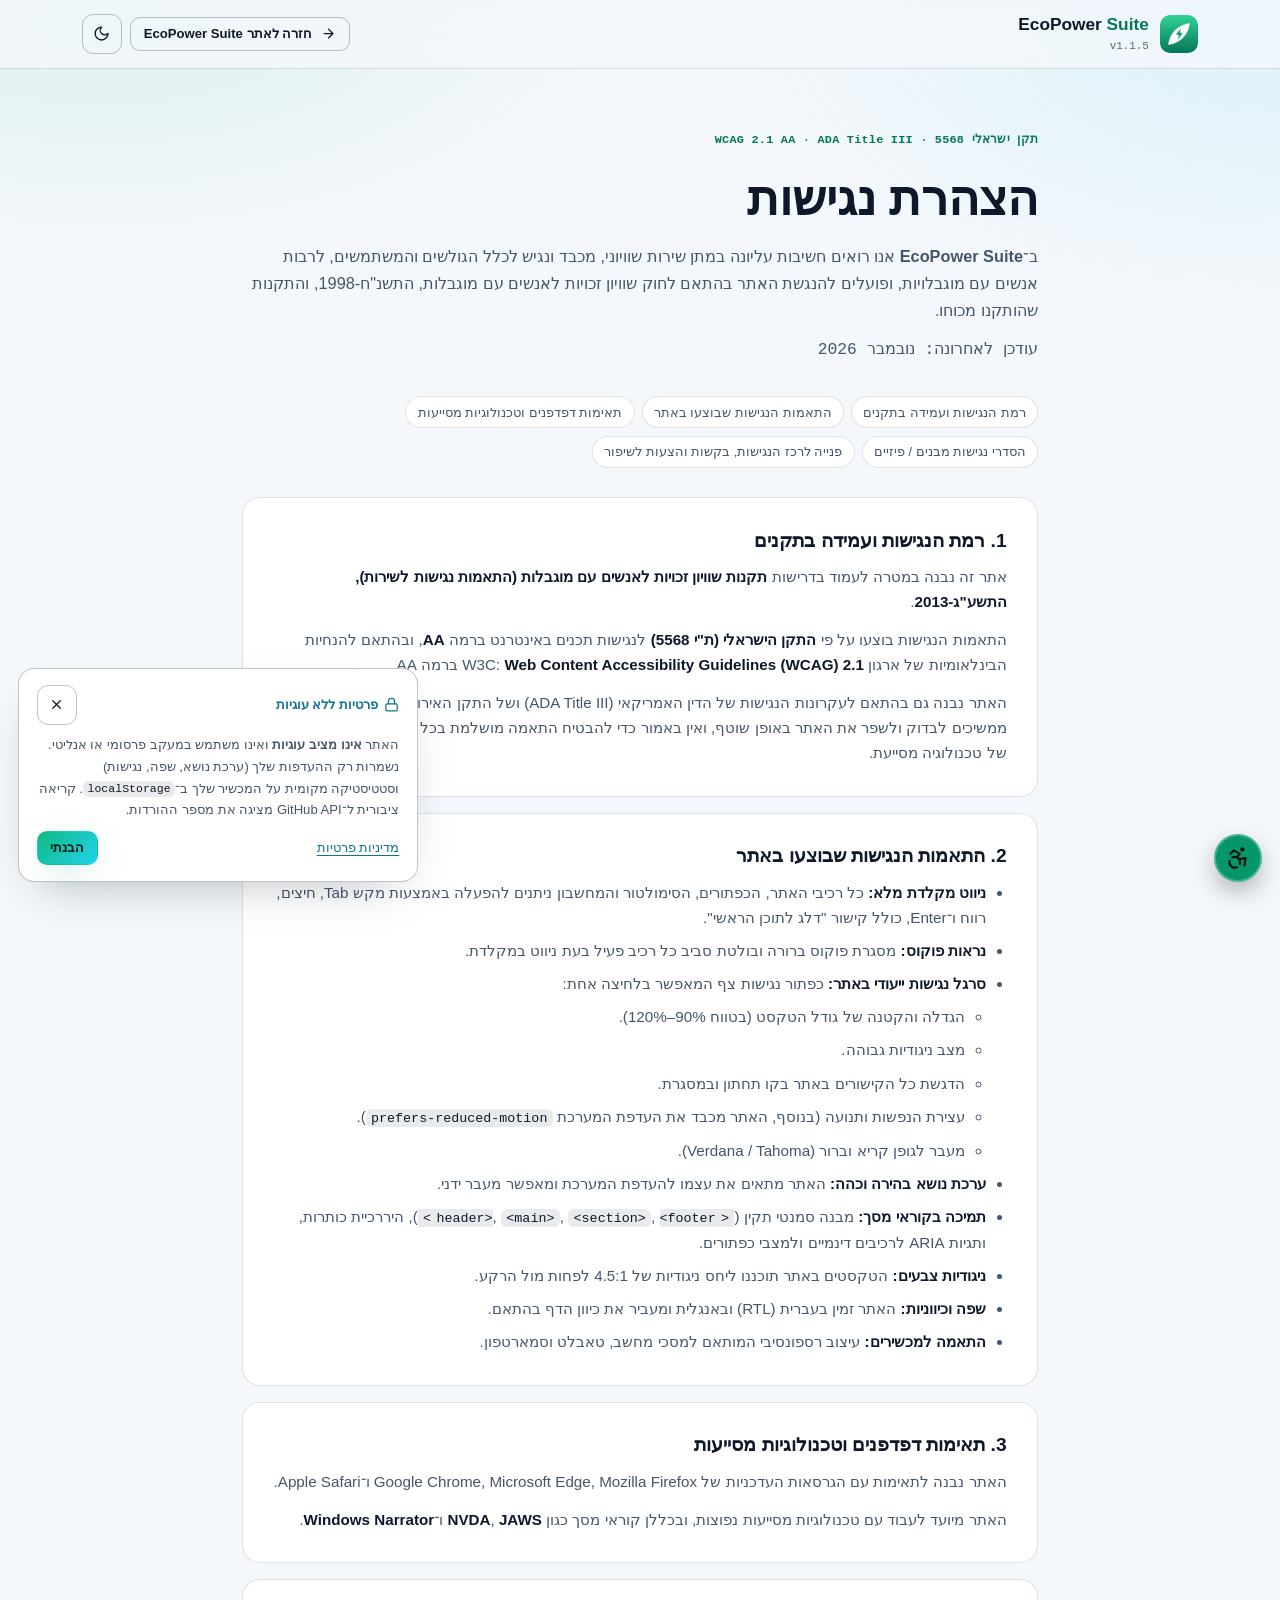
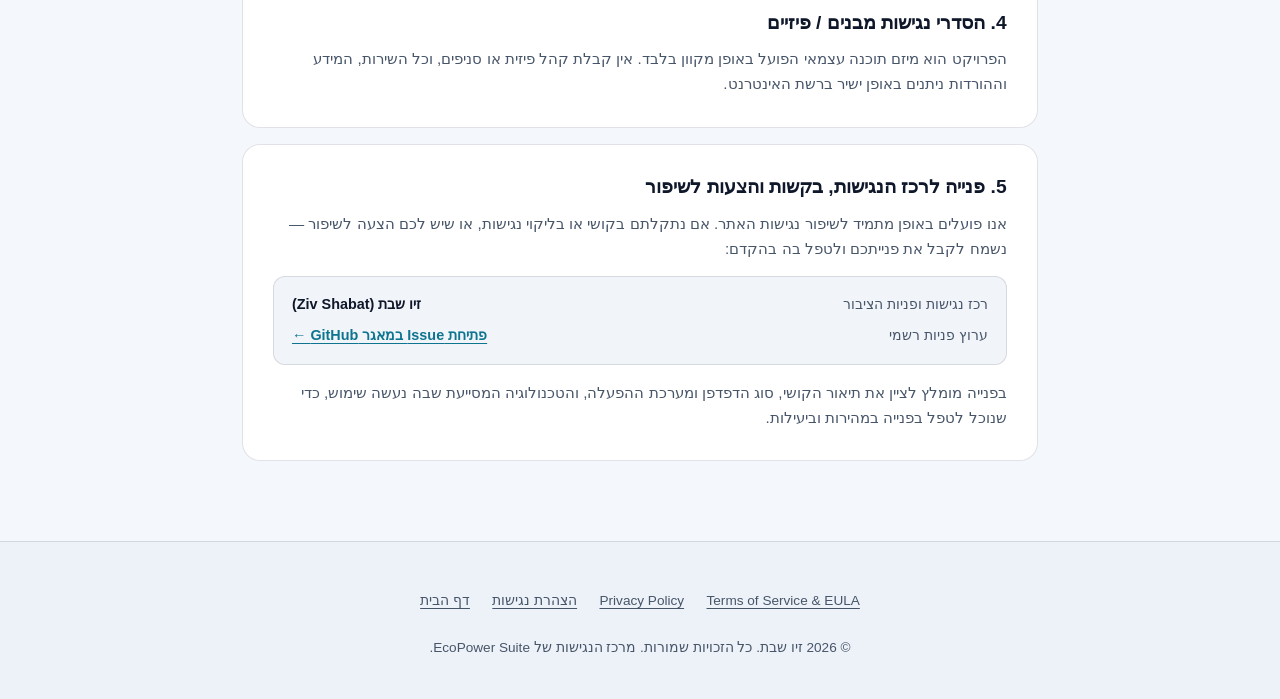
<file: accessibility.html>
<!DOCTYPE html>
<html lang="he" dir="rtl" data-theme="dark">
<head>
  <meta charset="UTF-8">
  <meta name="viewport" content="width=device-width, initial-scale=1">
  <title>הצהרת נגישות | EcoPower Suite</title>
  <meta name="description" content="הצהרת נגישות של אתר EcoPower Suite בהתאם לתקן הישראלי ת"י 5568, WCAG 2.1 ברמה AA ו־ADA.">
  <meta name="theme-color" content="#070b14">
  <link rel="canonical" href="https://bambadooma-star.github.io/ecopower-suite-app/accessibility.html">
  <link rel="icon" type="image/x-icon" href="assets/icon.ico">
  <script>
    (function () {
      var d = document.documentElement;
      try {
        var t = localStorage.getItem('eco_theme');
        if (!t) t = window.matchMedia && matchMedia('(prefers-color-scheme: light)').matches ? 'light' : 'dark';
        d.setAttribute('data-theme', t);
        var a = JSON.parse(localStorage.getItem('eco_a11y') || '{}');
        if (a.scale) d.style.fontSize = a.scale + '%';
      } catch (e) { /* storage blocked */ }
    })();
  </script>
  <link rel="stylesheet" href="assets/site.css">
</head>
<body>
  <a class="skip-link" href="#main">דלגו לתוכן הראשי</a>
  <header class="site-header">
    <div class="container header-in">
      <a href="index.html" class="brand" aria-label="EcoPower Suite">
        <img src="assets/logo-96.png" alt="" width="38" height="38">
        <span><span class="brand-name">EcoPower <b>Suite</b></span><span class="brand-sub">v1.1.5</span></span>
      </a>
      <div class="header-actions">
        <a class="btn btn-sm" href="index.html"><svg class="i" aria-hidden="true"><use href="assets/icons.svg#i-arrow"/></svg><span>חזרה לאתר EcoPower Suite</span></a>
        <button type="button" class="btn btn-icon" data-theme-toggle aria-pressed="false" aria-label="מעבר למצב בהיר"><svg class="i" aria-hidden="true"><use href="assets/icons.svg#i-sun"/></svg></button>
      </div>
    </div>
  </header>
  <main id="main" class="doc-wrap">
    <div class="doc-head">
      <span class="eyebrow">תקן ישראלי 5568 · WCAG 2.1 AA · ADA Title III</span>
      <h1>הצהרת נגישות</h1>
      <p>ב־<strong>EcoPower Suite</strong> אנו רואים חשיבות עליונה במתן שירות שוויוני, מכבד ונגיש לכלל הגולשים והמשתמשים, לרבות אנשים עם מוגבלויות, ופועלים להנגשת האתר בהתאם לחוק שוויון זכויות לאנשים עם מוגבלות, התשנ"ח-1998, והתקנות שהותקנו מכוחו.</p>
      <p class="doc-meta" style="margin-top:.8rem">עודכן לאחרונה: נובמבר 2026</p>
    </div>
    <nav class="doc-toc" aria-label="תוכן עניינים"><a href="#level">רמת הנגישות ועמידה בתקנים</a><a href="#features">התאמות הנגישות שבוצעו באתר</a><a href="#compat">תאימות דפדפנים וטכנולוגיות מסייעות</a><a href="#physical">הסדרי נגישות מבנים / פיזיים</a><a href="#contact">פנייה לרכז הנגישות, בקשות והצעות לשיפור</a></nav>
    <section class="doc-sec" id="level">
      <h2>1. רמת הנגישות ועמידה בתקנים</h2>
      <p>אתר זה נבנה במטרה לעמוד בדרישות <strong>תקנות שוויון זכויות לאנשים עם מוגבלות (התאמות נגישות לשירות), התשע"ג-2013</strong>.</p>
      <p>התאמות הנגישות בוצעו על פי <strong>התקן הישראלי (ת"י 5568)</strong> לנגישות תכנים באינטרנט ברמה <strong>AA</strong>, ובהתאם להנחיות הבינלאומיות של ארגון W3C: <strong>Web Content Accessibility Guidelines (WCAG) 2.1</strong> ברמה AA.</p>
      <p>האתר נבנה גם בהתאם לעקרונות הנגישות של הדין האמריקאי (ADA Title III) ושל התקן האירופי (EN 301 549). אנו ממשיכים לבדוק ולשפר את האתר באופן שוטף, ואין באמור כדי להבטיח התאמה מושלמת בכל הדפדפנים ובכל שילוב של טכנולוגיה מסייעת.</p>
    </section>
    <section class="doc-sec" id="features">
      <h2>2. התאמות הנגישות שבוצעו באתר</h2>
      <ul>
        <li><strong>ניווט מקלדת מלא:</strong> כל רכיבי האתר, הכפתורים, הסימולטור והמחשבון ניתנים להפעלה באמצעות מקש Tab, חיצים, רווח ו־Enter, כולל קישור "דלג לתוכן הראשי".</li>
        <li><strong>נראות פוקוס:</strong> מסגרת פוקוס ברורה ובולטת סביב כל רכיב פעיל בעת ניווט במקלדת.</li>
        <li><strong>סרגל נגישות ייעודי באתר:</strong> כפתור נגישות צף המאפשר בלחיצה אחת:
          <ul>
            <li>הגדלה והקטנה של גודל הטקסט (בטווח 90%–120%).</li>
            <li>מצב ניגודיות גבוהה.</li>
            <li>הדגשת כל הקישורים באתר בקו תחתון ובמסגרת.</li>
            <li>עצירת הנפשות ותנועה (בנוסף, האתר מכבד את העדפת המערכת <code>prefers-reduced-motion</code>).</li>
            <li>מעבר לגופן קריא וברור (Verdana / Tahoma).</li>
          </ul>
        </li>
        <li><strong>ערכת נושא בהירה וכהה:</strong> האתר מתאים את עצמו להעדפת המערכת ומאפשר מעבר ידני.</li>
        <li><strong>תמיכה בקוראי מסך:</strong> מבנה סמנטי תקין (<code>&lt;header&gt;</code>, <code>&lt;main&gt;</code>, <code>&lt;section&gt;</code>, <code>&lt;footer&gt;</code>), היררכיית כותרות, ותגיות ARIA לרכיבים דינמיים ולמצבי כפתורים.</li>
        <li><strong>ניגודיות צבעים:</strong> הטקסטים באתר תוכננו ליחס ניגודיות של 4.5:1 לפחות מול הרקע.</li>
        <li><strong>שפה וכיווניות:</strong> האתר זמין בעברית (RTL) ובאנגלית ומעביר את כיוון הדף בהתאם.</li>
        <li><strong>התאמה למכשירים:</strong> עיצוב רספונסיבי המותאם למסכי מחשב, טאבלט וסמארטפון.</li>
      </ul>
    </section>
    <section class="doc-sec" id="compat">
      <h2>3. תאימות דפדפנים וטכנולוגיות מסייעות</h2>
      <p>האתר נבנה לתאימות עם הגרסאות העדכניות של Google Chrome, Microsoft Edge, Mozilla Firefox ו־Apple Safari.</p>
      <p>האתר מיועד לעבוד עם טכנולוגיות מסייעות נפוצות, ובכללן קוראי מסך כגון <strong>NVDA</strong>, <strong>JAWS</strong> ו־<strong>Windows Narrator</strong>.</p>
    </section>
    <section class="doc-sec" id="physical">
      <h2>4. הסדרי נגישות מבנים / פיזיים</h2>
      <p>הפרויקט הוא מיזם תוכנה עצמאי הפועל באופן מקוון בלבד. אין קבלת קהל פיזית או סניפים, וכל השירות, המידע וההורדות ניתנים באופן ישיר ברשת האינטרנט.</p>
    </section>
    <section class="doc-sec" id="contact">
      <h2>5. פנייה לרכז הנגישות, בקשות והצעות לשיפור</h2>
      <p>אנו פועלים באופן מתמיד לשיפור נגישות האתר. אם נתקלתם בקושי או בליקוי נגישות, או שיש לכם הצעה לשיפור — נשמח לקבל את פנייתכם ולטפל בה בהקדם:</p>
      <div class="kvbox">
        <div><span>רכז נגישות ופניות הציבור</span><b>זיו שבת (Ziv Shabat)</b></div>
        <div><span>ערוץ פניות רשמי</span><b><a href="https://github.com/bambadooma-star/ecopower-suite-app/issues" target="_blank" rel="noopener noreferrer">פתיחת Issue במאגר GitHub ←</a></b></div>
      </div>
      <p style="margin-top:.9rem">בפנייה מומלץ לציין את תיאור הקושי, סוג הדפדפן ומערכת ההפעלה, והטכנולוגיה המסייעת שבה נעשה שימוש, כדי שנוכל לטפל בפנייה במהירות וביעילות.</p>
    </section>

  </main>
  <footer class="site-footer">
    <div class="container">
      <nav class="legal-links" aria-label="משפטי" style="margin-top:0">
        <a href="terms.html">Terms of Service &amp; EULA</a>
        <a href="privacy.html">Privacy Policy</a>
        <a href="accessibility.html">הצהרת נגישות</a>
        <a href="index.html">דף הבית</a>
      </nav>
      <p class="copy">© 2026 זיו שבת. כל הזכויות שמורות. מרכז הנגישות של EcoPower Suite.</p>
    </div>
  </footer>
  <script src="assets/common.js"></script>
</body>
</html>
</file>
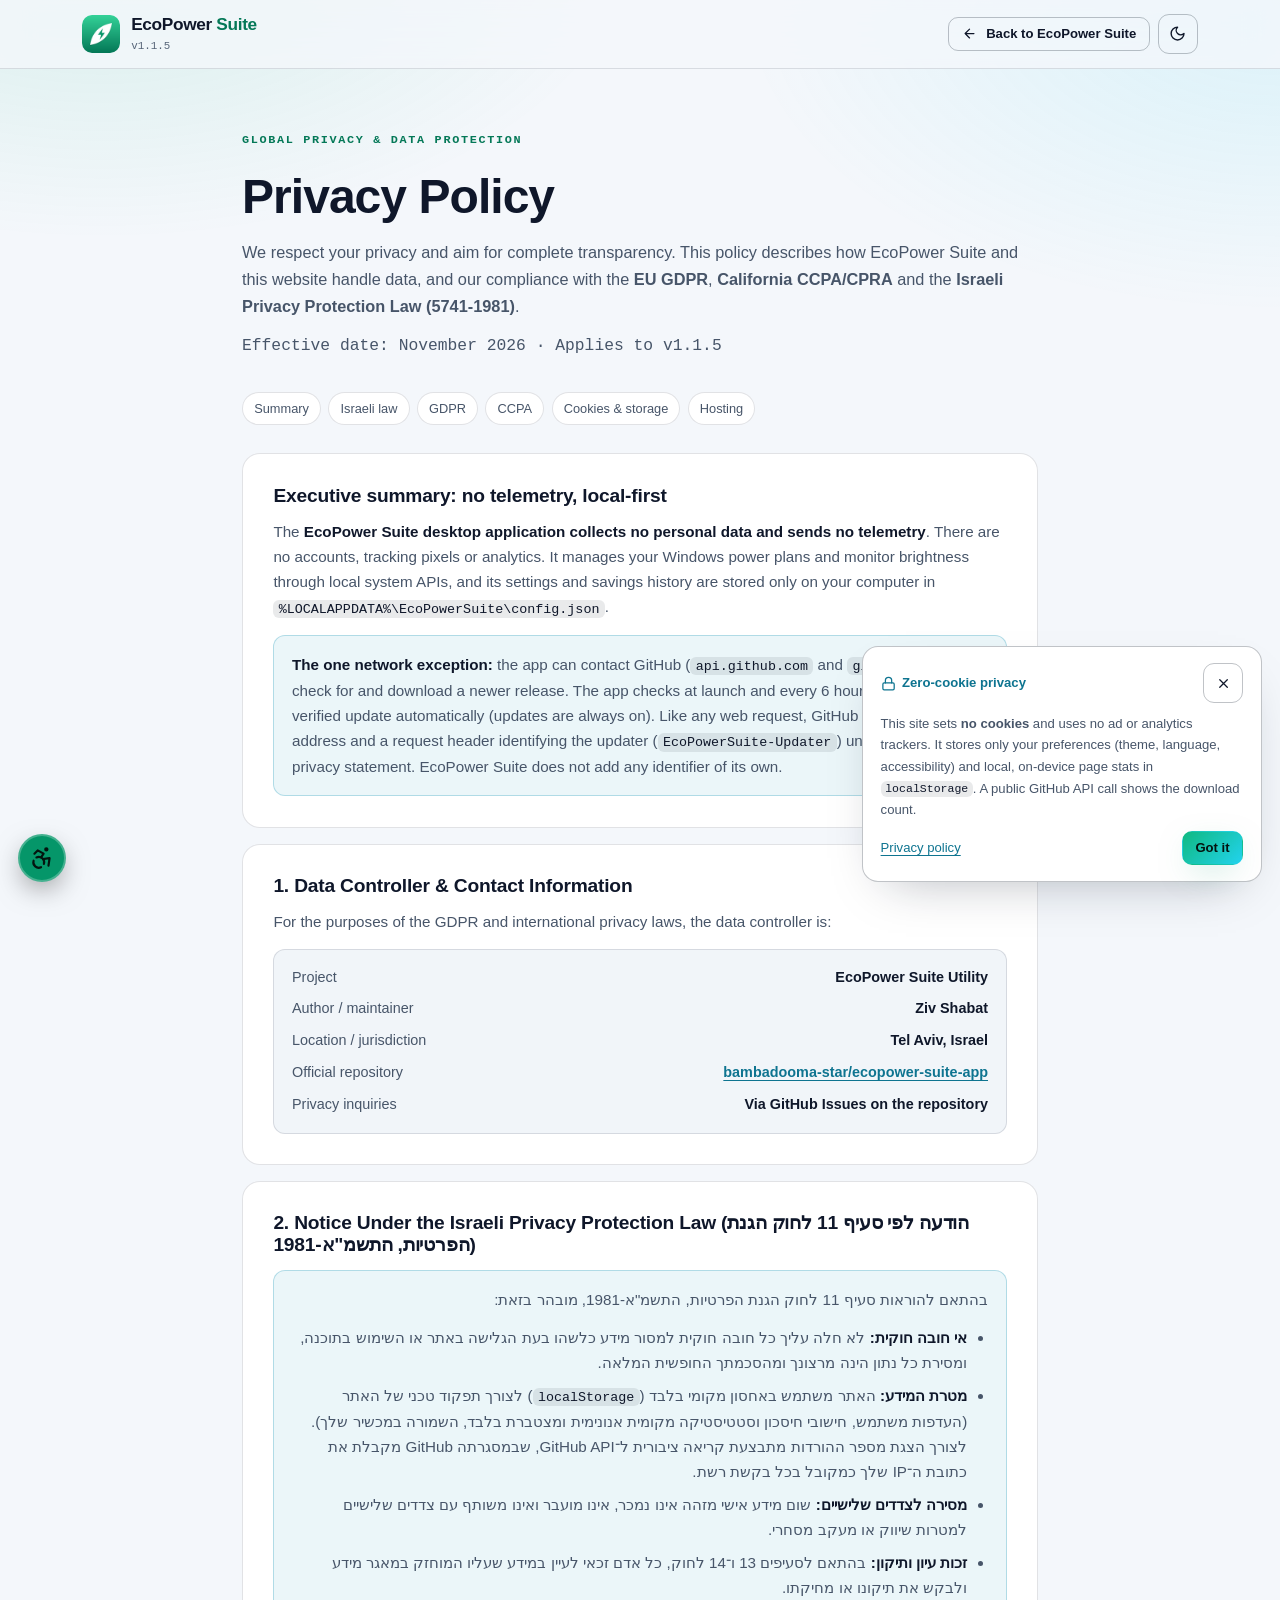
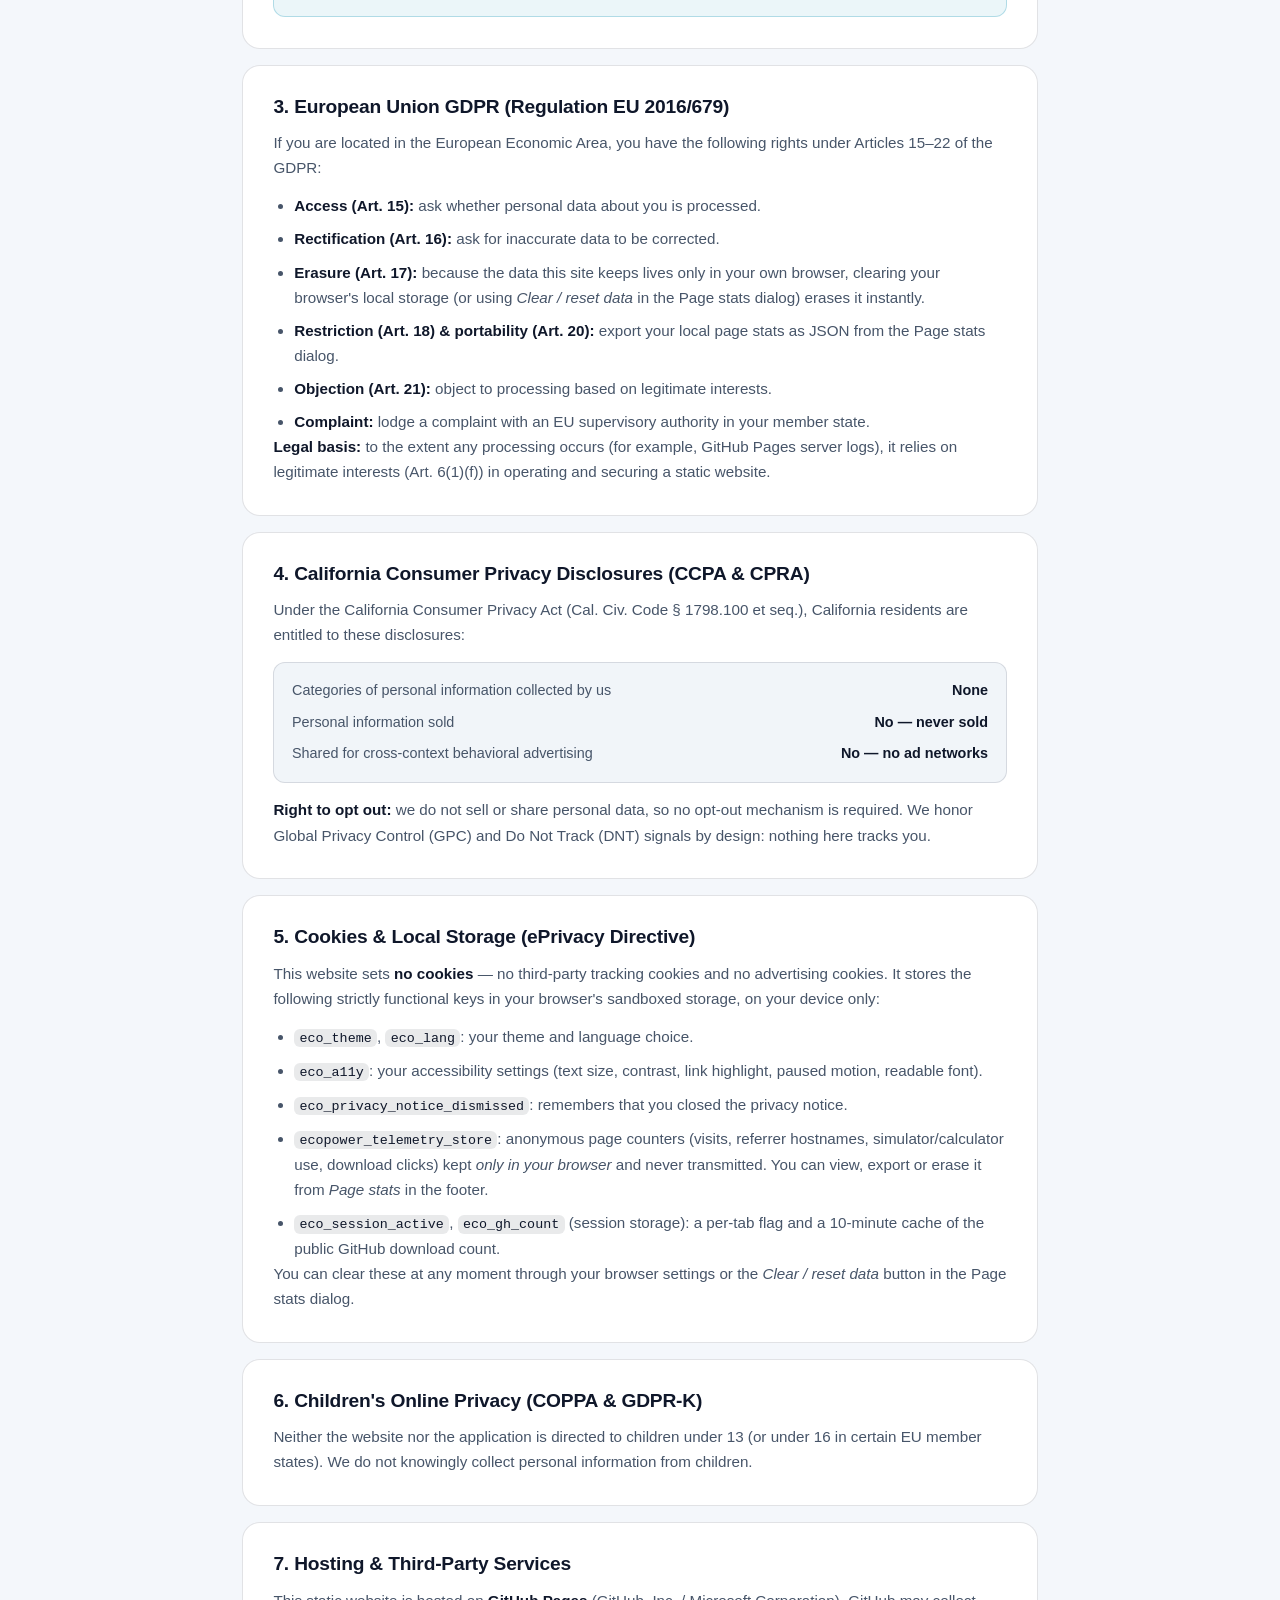
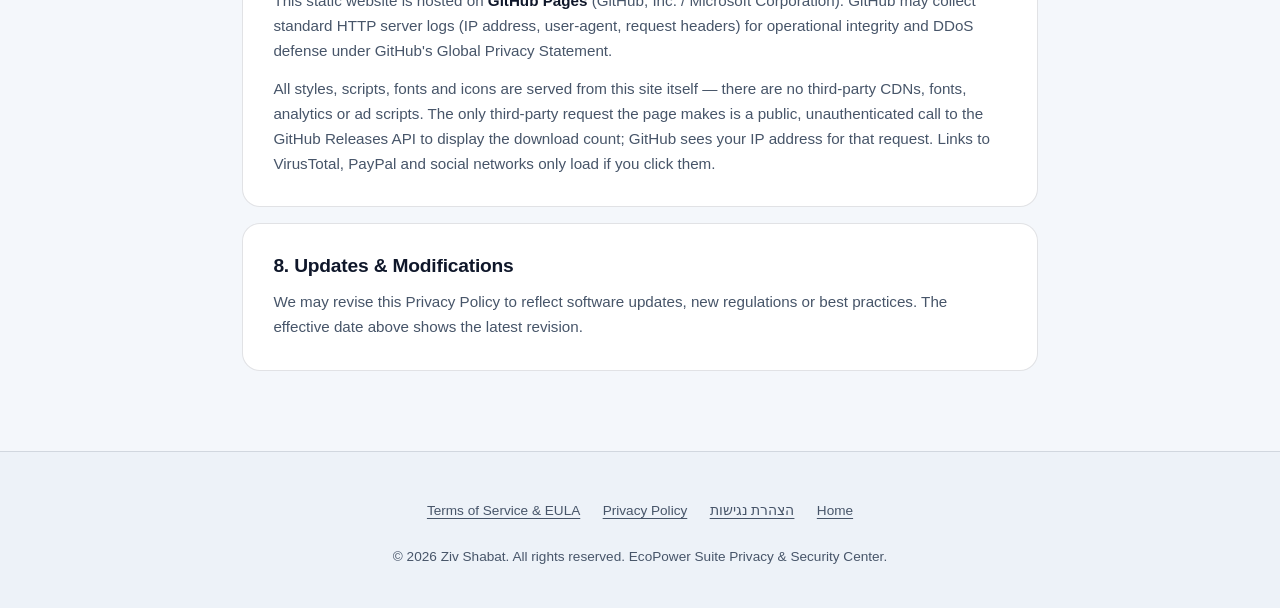
<file: privacy.html>
<!DOCTYPE html>
<html lang="en" dir="ltr" data-theme="dark">
<head>
  <meta charset="UTF-8">
  <meta name="viewport" content="width=device-width, initial-scale=1">
  <title>Privacy Policy | EcoPower Suite</title>
  <meta name="description" content="Privacy Policy for EcoPower Suite: no telemetry, no cookies, local-first data, and the automatic GitHub update check. GDPR, CCPA and Israeli Privacy Protection Law.">
  <meta name="theme-color" content="#070b14">
  <link rel="canonical" href="https://bambadooma-star.github.io/ecopower-suite-app/privacy.html">
  <link rel="icon" type="image/x-icon" href="assets/icon.ico">
  <script>
    (function () {
      var d = document.documentElement;
      try {
        var t = localStorage.getItem('eco_theme');
        if (!t) t = window.matchMedia && matchMedia('(prefers-color-scheme: light)').matches ? 'light' : 'dark';
        d.setAttribute('data-theme', t);
        var a = JSON.parse(localStorage.getItem('eco_a11y') || '{}');
        if (a.scale) d.style.fontSize = a.scale + '%';
      } catch (e) { /* storage blocked */ }
    })();
  </script>
  <link rel="stylesheet" href="assets/site.css">
</head>
<body>
  <a class="skip-link" href="#main">Skip to main content</a>
  <header class="site-header">
    <div class="container header-in">
      <a href="index.html" class="brand" aria-label="EcoPower Suite">
        <img src="assets/logo-96.png" alt="" width="38" height="38">
        <span><span class="brand-name">EcoPower <b>Suite</b></span><span class="brand-sub">v1.1.5</span></span>
      </a>
      <div class="header-actions">
        <a class="btn btn-sm" href="index.html"><svg class="i" aria-hidden="true" style="transform:scaleX(-1)"><use href="assets/icons.svg#i-arrow"/></svg><span>Back to EcoPower Suite</span></a>
        <button type="button" class="btn btn-icon" data-theme-toggle aria-pressed="false" aria-label="Switch to light theme"><svg class="i" aria-hidden="true"><use href="assets/icons.svg#i-sun"/></svg></button>
      </div>
    </div>
  </header>
  <main id="main" class="doc-wrap">
    <div class="doc-head">
      <span class="eyebrow">Global privacy &amp; data protection</span>
      <h1>Privacy Policy</h1>
      <p>We respect your privacy and aim for complete transparency. This policy describes how EcoPower Suite and this website handle data, and our compliance with the <strong>EU GDPR</strong>, <strong>California CCPA/CPRA</strong> and the <strong>Israeli Privacy Protection Law (5741-1981)</strong>.</p>
      <p class="doc-meta" style="margin-top:.8rem">Effective date: November 2026 · Applies to v1.1.5</p>
    </div>
    <nav class="doc-toc" aria-label="Sections"><a href="#summary">Summary</a><a href="#israel">Israeli law</a><a href="#gdpr">GDPR</a><a href="#ccpa">CCPA</a><a href="#cookies">Cookies &amp; storage</a><a href="#hosting">Hosting</a></nav>
    <section class="doc-sec" id="summary">
      <h2>Executive summary: no telemetry, local-first</h2>
      <p>The <strong>EcoPower Suite desktop application collects no personal data and sends no telemetry</strong>. There are no accounts, tracking pixels or analytics. It manages your Windows power plans and monitor brightness through local system APIs, and its settings and savings history are stored only on your computer in <code>%LOCALAPPDATA%\EcoPowerSuite\config.json</code>.</p>
      <div class="doc-note"><p><strong>The one network exception:</strong> the app can contact GitHub (<code>api.github.com</code> and <code>github.com</code>) to check for and download a newer release. The app checks at launch and every 6 hours, and installs a verified update automatically (updates are always on). Like any web request, GitHub receives your IP address and a request header identifying the updater (<code>EcoPowerSuite-Updater</code>) under GitHub's own privacy statement. EcoPower Suite does not add any identifier of its own.</p></div>
    </section>
    <section class="doc-sec" id="controller">
      <h2>1. Data Controller &amp; Contact Information</h2>
      <p>For the purposes of the GDPR and international privacy laws, the data controller is:</p>
      <div class="kvbox">
        <div><span>Project</span><b>EcoPower Suite Utility</b></div>
        <div><span>Author / maintainer</span><b>Ziv Shabat</b></div>
        <div><span>Location / jurisdiction</span><b>Tel Aviv, Israel</b></div>
        <div><span>Official repository</span><b><a href="https://github.com/bambadooma-star/ecopower-suite-app">bambadooma-star/ecopower-suite-app</a></b></div>
        <div><span>Privacy inquiries</span><b>Via GitHub Issues on the repository</b></div>
      </div>
    </section>
    <section class="doc-sec" id="israel">
      <h2>2. Notice Under the Israeli Privacy Protection Law (הודעה לפי סעיף 11 לחוק הגנת הפרטיות, התשמ"א-1981)</h2>
      <div class="doc-note" dir="rtl" lang="he">
        <p>בהתאם להוראות סעיף 11 לחוק הגנת הפרטיות, התשמ"א-1981, מובהר בזאת:</p>
        <ul>
          <li><strong>אי חובה חוקית:</strong> לא חלה עליך כל חובה חוקית למסור מידע כלשהו בעת הגלישה באתר או השימוש בתוכנה, ומסירת כל נתון הינה מרצונך ומהסכמתך החופשית המלאה.</li>
          <li><strong>מטרת המידע:</strong> האתר משתמש באחסון מקומי בלבד (<code>localStorage</code>) לצורך תפקוד טכני של האתר (העדפות משתמש, חישובי חיסכון וסטטיסטיקה מקומית אנונימית ומצטברת בלבד, השמורה במכשיר שלך). לצורך הצגת מספר ההורדות מתבצעת קריאה ציבורית ל־GitHub API, שבמסגרתה GitHub מקבלת את כתובת ה־IP שלך כמקובל בכל בקשת רשת.</li>
          <li><strong>מסירה לצדדים שלישיים:</strong> שום מידע אישי מזהה אינו נמכר, אינו מועבר ואינו משותף עם צדדים שלישיים למטרות שיווק או מעקב מסחרי.</li>
          <li><strong>זכות עיון ותיקון:</strong> בהתאם לסעיפים 13 ו־14 לחוק, כל אדם זכאי לעיין במידע שעליו המוחזק במאגר מידע ולבקש את תיקונו או מחיקתו.</li>
        </ul>
      </div>
    </section>
    <section class="doc-sec" id="gdpr">
      <h2>3. European Union GDPR (Regulation EU 2016/679)</h2>
      <p>If you are located in the European Economic Area, you have the following rights under Articles 15–22 of the GDPR:</p>
      <ul>
        <li><strong>Access (Art. 15):</strong> ask whether personal data about you is processed.</li>
        <li><strong>Rectification (Art. 16):</strong> ask for inaccurate data to be corrected.</li>
        <li><strong>Erasure (Art. 17):</strong> because the data this site keeps lives only in your own browser, clearing your browser's local storage (or using <em>Clear / reset data</em> in the Page stats dialog) erases it instantly.</li>
        <li><strong>Restriction (Art. 18) &amp; portability (Art. 20):</strong> export your local page stats as JSON from the Page stats dialog.</li>
        <li><strong>Objection (Art. 21):</strong> object to processing based on legitimate interests.</li>
        <li><strong>Complaint:</strong> lodge a complaint with an EU supervisory authority in your member state.</li>
      </ul>
      <p><strong>Legal basis:</strong> to the extent any processing occurs (for example, GitHub Pages server logs), it relies on legitimate interests (Art. 6(1)(f)) in operating and securing a static website.</p>
    </section>
    <section class="doc-sec" id="ccpa">
      <h2>4. California Consumer Privacy Disclosures (CCPA &amp; CPRA)</h2>
      <p>Under the California Consumer Privacy Act (Cal. Civ. Code § 1798.100 et seq.), California residents are entitled to these disclosures:</p>
      <div class="kvbox">
        <div><span>Categories of personal information collected by us</span><b>None</b></div>
        <div><span>Personal information sold</span><b>No — never sold</b></div>
        <div><span>Shared for cross-context behavioral advertising</span><b>No — no ad networks</b></div>
      </div>
      <p style="margin-top:.9rem"><strong>Right to opt out:</strong> we do not sell or share personal data, so no opt-out mechanism is required. We honor Global Privacy Control (GPC) and Do Not Track (DNT) signals by design: nothing here tracks you.</p>
    </section>
    <section class="doc-sec" id="cookies">
      <h2>5. Cookies &amp; Local Storage (ePrivacy Directive)</h2>
      <p>This website sets <strong>no cookies</strong> — no third-party tracking cookies and no advertising cookies. It stores the following strictly functional keys in your browser's sandboxed storage, on your device only:</p>
      <ul>
        <li><code>eco_theme</code>, <code>eco_lang</code>: your theme and language choice.</li>
        <li><code>eco_a11y</code>: your accessibility settings (text size, contrast, link highlight, paused motion, readable font).</li>
        <li><code>eco_privacy_notice_dismissed</code>: remembers that you closed the privacy notice.</li>
        <li><code>ecopower_telemetry_store</code>: anonymous page counters (visits, referrer hostnames, simulator/calculator use, download clicks) kept <em>only in your browser</em> and never transmitted. You can view, export or erase it from <em>Page stats</em> in the footer.</li>
        <li><code>eco_session_active</code>, <code>eco_gh_count</code> (session storage): a per-tab flag and a 10-minute cache of the public GitHub download count.</li>
      </ul>
      <p>You can clear these at any moment through your browser settings or the <em>Clear / reset data</em> button in the Page stats dialog.</p>
    </section>
    <section class="doc-sec" id="children">
      <h2>6. Children's Online Privacy (COPPA &amp; GDPR-K)</h2>
      <p>Neither the website nor the application is directed to children under 13 (or under 16 in certain EU member states). We do not knowingly collect personal information from children.</p>
    </section>
    <section class="doc-sec" id="hosting">
      <h2>7. Hosting &amp; Third-Party Services</h2>
      <p>This static website is hosted on <strong>GitHub Pages</strong> (GitHub, Inc. / Microsoft Corporation). GitHub may collect standard HTTP server logs (IP address, user-agent, request headers) for operational integrity and DDoS defense under GitHub's Global Privacy Statement.</p>
      <p>All styles, scripts, fonts and icons are served from this site itself — there are no third-party CDNs, fonts, analytics or ad scripts. The only third-party request the page makes is a public, unauthenticated call to the GitHub Releases API to display the download count; GitHub sees your IP address for that request. Links to VirusTotal, PayPal and social networks only load if you click them.</p>
    </section>
    <section class="doc-sec" id="updates">
      <h2>8. Updates &amp; Modifications</h2>
      <p>We may revise this Privacy Policy to reflect software updates, new regulations or best practices. The effective date above shows the latest revision.</p>
    </section>

  </main>
  <footer class="site-footer">
    <div class="container">
      <nav class="legal-links" aria-label="Legal" style="margin-top:0">
        <a href="terms.html">Terms of Service &amp; EULA</a>
        <a href="privacy.html">Privacy Policy</a>
        <a href="accessibility.html">הצהרת נגישות</a>
        <a href="index.html">Home</a>
      </nav>
      <p class="copy">© 2026 Ziv Shabat. All rights reserved. EcoPower Suite Privacy &amp; Security Center.</p>
    </div>
  </footer>
  <script src="assets/common.js"></script>
</body>
</html>
</file>
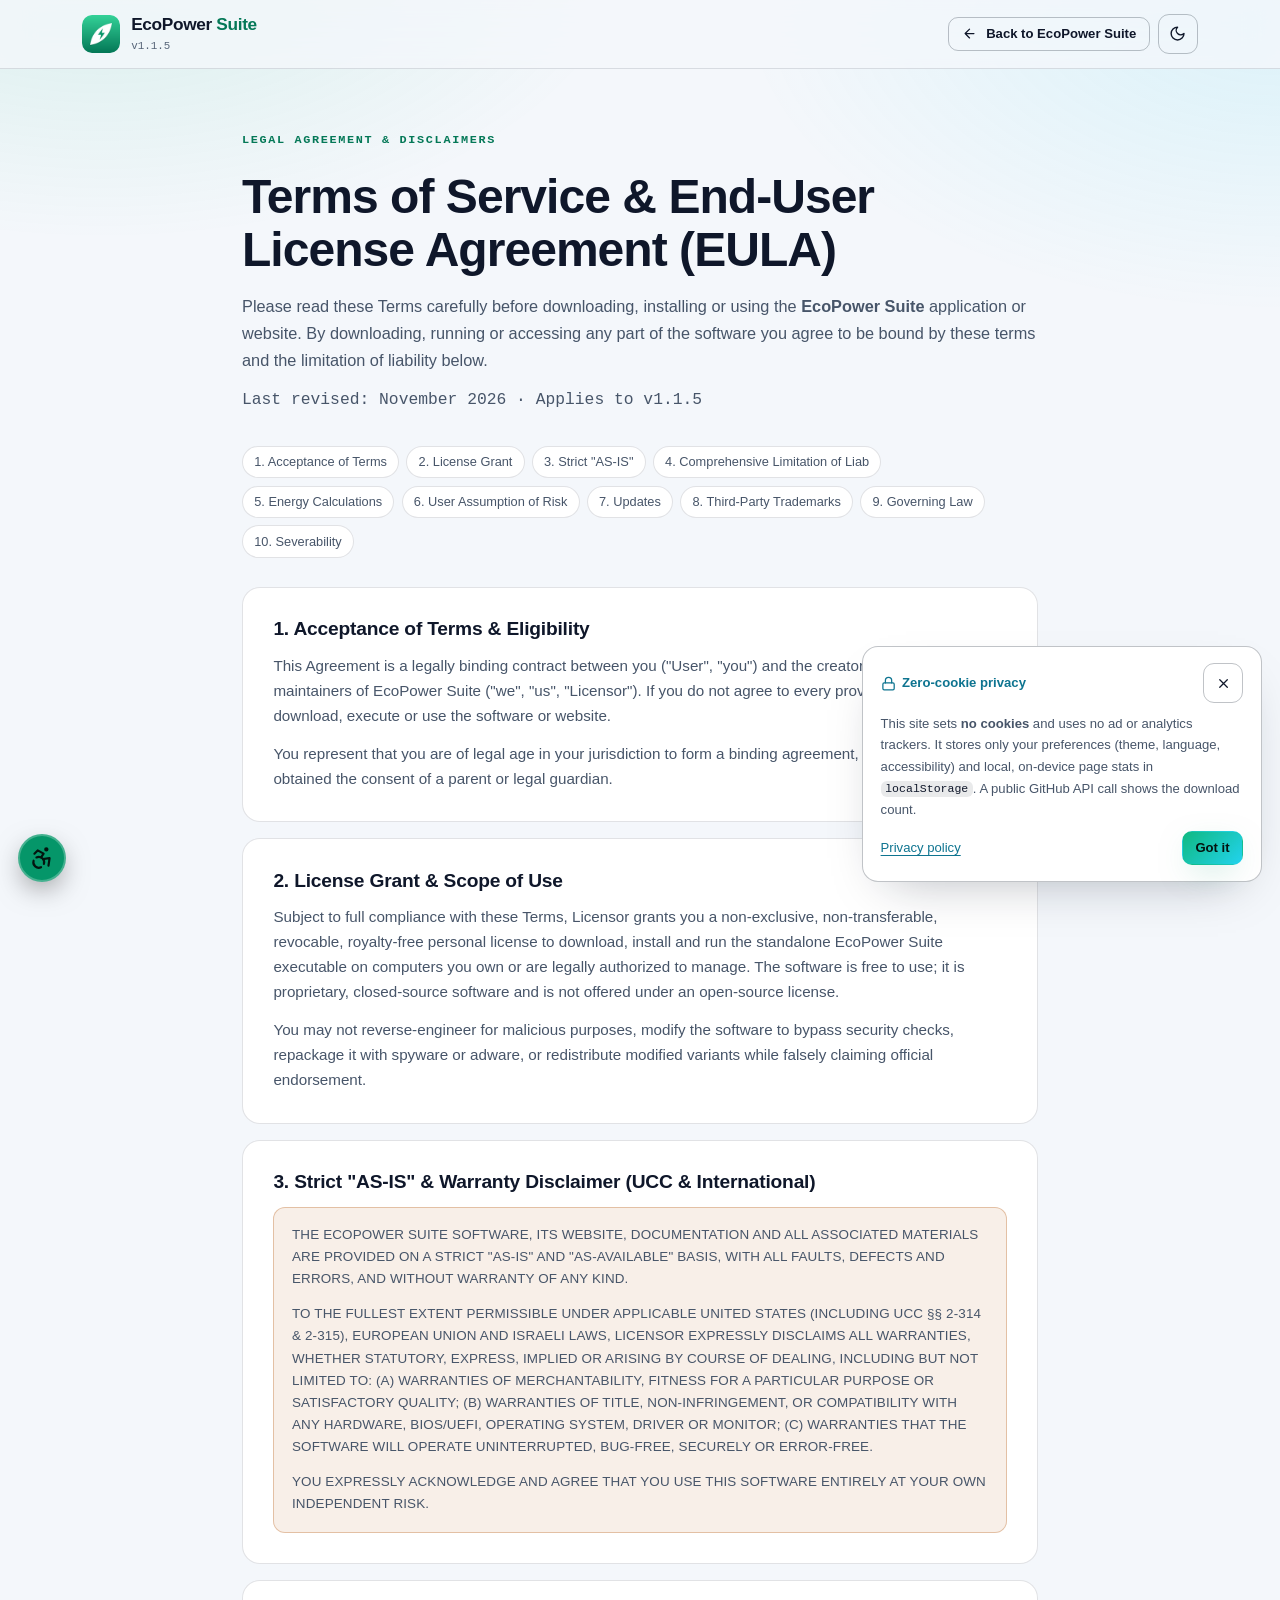
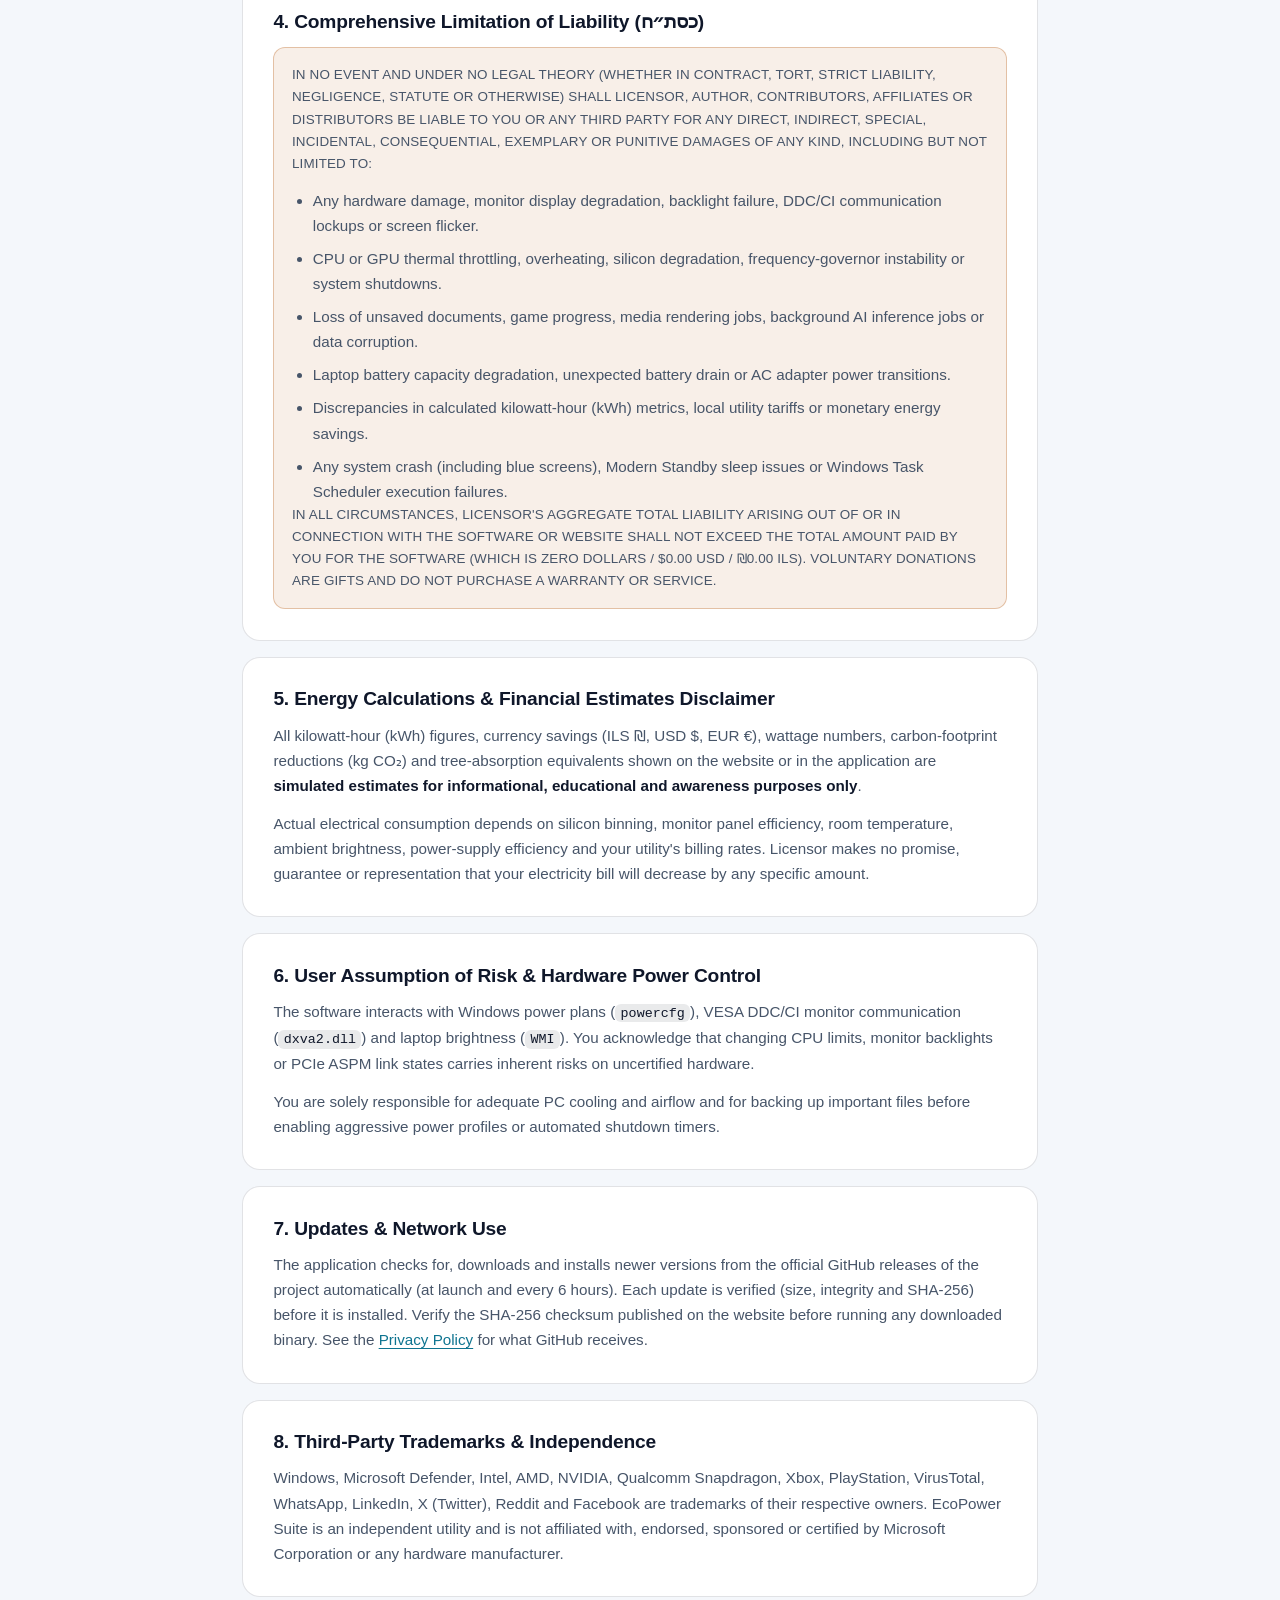
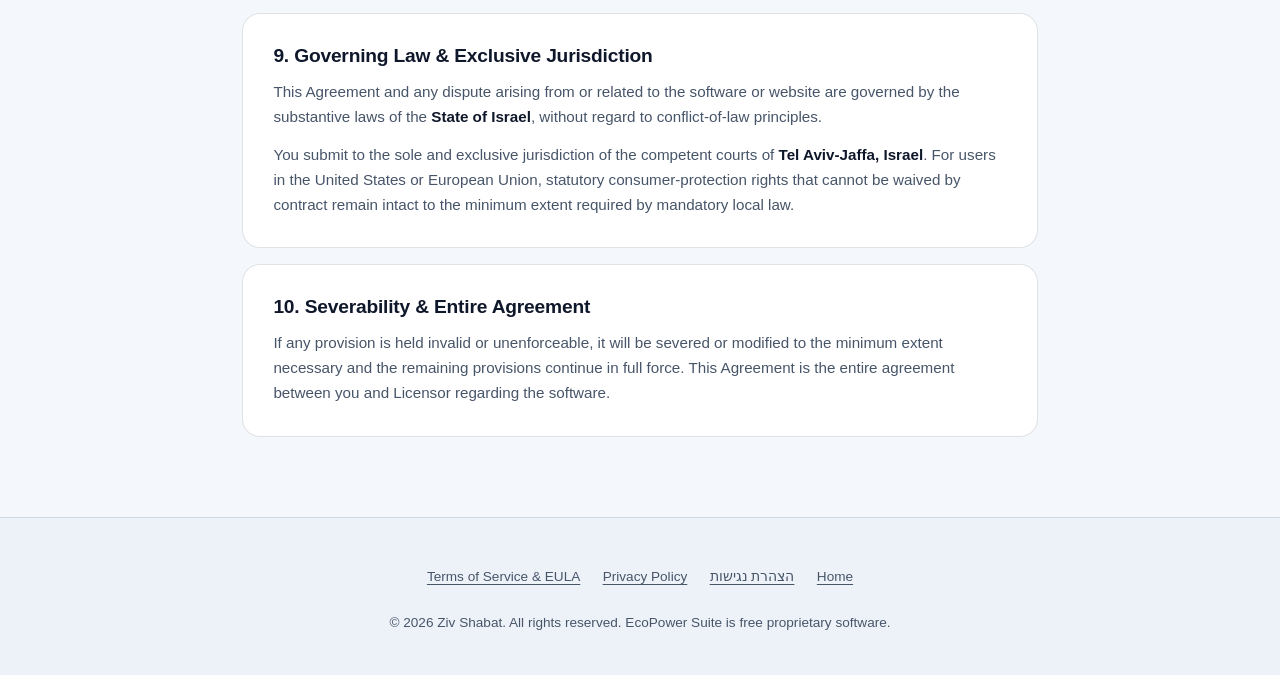
<file: terms.html>
<!DOCTYPE html>
<html lang="en" dir="ltr" data-theme="dark">
<head>
  <meta charset="UTF-8">
  <meta name="viewport" content="width=device-width, initial-scale=1">
  <title>Terms of Service &amp; EULA | EcoPower Suite</title>
  <meta name="description" content="Terms of Service, End-User License Agreement (EULA), warranty disclaimers and limitation of liability for EcoPower Suite.">
  <meta name="theme-color" content="#070b14">
  <link rel="canonical" href="https://bambadooma-star.github.io/ecopower-suite-app/terms.html">
  <link rel="icon" type="image/x-icon" href="assets/icon.ico">
  <script>
    (function () {
      var d = document.documentElement;
      try {
        var t = localStorage.getItem('eco_theme');
        if (!t) t = window.matchMedia && matchMedia('(prefers-color-scheme: light)').matches ? 'light' : 'dark';
        d.setAttribute('data-theme', t);
        var a = JSON.parse(localStorage.getItem('eco_a11y') || '{}');
        if (a.scale) d.style.fontSize = a.scale + '%';
      } catch (e) { /* storage blocked */ }
    })();
  </script>
  <link rel="stylesheet" href="assets/site.css">
</head>
<body>
  <a class="skip-link" href="#main">Skip to main content</a>
  <header class="site-header">
    <div class="container header-in">
      <a href="index.html" class="brand" aria-label="EcoPower Suite">
        <img src="assets/logo-96.png" alt="" width="38" height="38">
        <span><span class="brand-name">EcoPower <b>Suite</b></span><span class="brand-sub">v1.1.5</span></span>
      </a>
      <div class="header-actions">
        <a class="btn btn-sm" href="index.html"><svg class="i" aria-hidden="true" style="transform:scaleX(-1)"><use href="assets/icons.svg#i-arrow"/></svg><span>Back to EcoPower Suite</span></a>
        <button type="button" class="btn btn-icon" data-theme-toggle aria-pressed="false" aria-label="Switch to light theme"><svg class="i" aria-hidden="true"><use href="assets/icons.svg#i-sun"/></svg></button>
      </div>
    </div>
  </header>
  <main id="main" class="doc-wrap">
    <div class="doc-head">
      <span class="eyebrow">Legal agreement &amp; disclaimers</span>
      <h1>Terms of Service &amp; End-User License Agreement (EULA)</h1>
      <p>Please read these Terms carefully before downloading, installing or using the <strong>EcoPower Suite</strong> application or website. By downloading, running or accessing any part of the software you agree to be bound by these terms and the limitation of liability below.</p>
      <p class="doc-meta" style="margin-top:.8rem">Last revised: November 2026 · Applies to v1.1.5</p>
    </div>
    <nav class="doc-toc" aria-label="Sections"><a href="#accept">1. Acceptance of Terms</a><a href="#license">2. License Grant</a><a href="#asis">3. Strict "AS-IS"</a><a href="#liability">4. Comprehensive Limitation of Liab</a><a href="#estimates">5. Energy Calculations</a><a href="#risk">6. User Assumption of Risk</a><a href="#updates">7. Updates</a><a href="#trademarks">8. Third-Party Trademarks</a><a href="#law">9. Governing Law</a><a href="#severability">10. Severability</a></nav>
    <section class="doc-sec" id="accept">
      <h2>1. Acceptance of Terms &amp; Eligibility</h2>
      <p>This Agreement is a legally binding contract between you ("User", "you") and the creator, author and maintainers of EcoPower Suite ("we", "us", "Licensor"). If you do not agree to every provision, you must not download, execute or use the software or website.</p>
      <p>You represent that you are of legal age in your jurisdiction to form a binding agreement, or that you have obtained the consent of a parent or legal guardian.</p>
    </section>
    <section class="doc-sec" id="license">
      <h2>2. License Grant &amp; Scope of Use</h2>
      <p>Subject to full compliance with these Terms, Licensor grants you a non-exclusive, non-transferable, revocable, royalty-free personal license to download, install and run the standalone EcoPower Suite executable on computers you own or are legally authorized to manage. The software is free to use; it is proprietary, closed-source software and is not offered under an open-source license.</p>
      <p>You may not reverse-engineer for malicious purposes, modify the software to bypass security checks, repackage it with spyware or adware, or redistribute modified variants while falsely claiming official endorsement.</p>
    </section>
    <section class="doc-sec" id="asis">
      <h2>3. Strict "AS-IS" &amp; Warranty Disclaimer (UCC &amp; International)</h2>
      <div class="doc-note warn caps">
        <p>THE ECOPOWER SUITE SOFTWARE, ITS WEBSITE, DOCUMENTATION AND ALL ASSOCIATED MATERIALS ARE PROVIDED ON A STRICT "AS-IS" AND "AS-AVAILABLE" BASIS, WITH ALL FAULTS, DEFECTS AND ERRORS, AND WITHOUT WARRANTY OF ANY KIND.</p>
        <p>TO THE FULLEST EXTENT PERMISSIBLE UNDER APPLICABLE UNITED STATES (INCLUDING UCC §§ 2-314 &amp; 2-315), EUROPEAN UNION AND ISRAELI LAWS, LICENSOR EXPRESSLY DISCLAIMS ALL WARRANTIES, WHETHER STATUTORY, EXPRESS, IMPLIED OR ARISING BY COURSE OF DEALING, INCLUDING BUT NOT LIMITED TO: (A) WARRANTIES OF MERCHANTABILITY, FITNESS FOR A PARTICULAR PURPOSE OR SATISFACTORY QUALITY; (B) WARRANTIES OF TITLE, NON-INFRINGEMENT, OR COMPATIBILITY WITH ANY HARDWARE, BIOS/UEFI, OPERATING SYSTEM, DRIVER OR MONITOR; (C) WARRANTIES THAT THE SOFTWARE WILL OPERATE UNINTERRUPTED, BUG-FREE, SECURELY OR ERROR-FREE.</p>
        <p>YOU EXPRESSLY ACKNOWLEDGE AND AGREE THAT YOU USE THIS SOFTWARE ENTIRELY AT YOUR OWN INDEPENDENT RISK.</p>
      </div>
    </section>
    <section class="doc-sec" id="liability">
      <h2>4. Comprehensive Limitation of Liability (כסת״ח)</h2>
      <div class="doc-note warn caps">
        <p>IN NO EVENT AND UNDER NO LEGAL THEORY (WHETHER IN CONTRACT, TORT, STRICT LIABILITY, NEGLIGENCE, STATUTE OR OTHERWISE) SHALL LICENSOR, AUTHOR, CONTRIBUTORS, AFFILIATES OR DISTRIBUTORS BE LIABLE TO YOU OR ANY THIRD PARTY FOR ANY DIRECT, INDIRECT, SPECIAL, INCIDENTAL, CONSEQUENTIAL, EXEMPLARY OR PUNITIVE DAMAGES OF ANY KIND, INCLUDING BUT NOT LIMITED TO:</p>
        <ul>
          <li>Any hardware damage, monitor display degradation, backlight failure, DDC/CI communication lockups or screen flicker.</li>
          <li>CPU or GPU thermal throttling, overheating, silicon degradation, frequency-governor instability or system shutdowns.</li>
          <li>Loss of unsaved documents, game progress, media rendering jobs, background AI inference jobs or data corruption.</li>
          <li>Laptop battery capacity degradation, unexpected battery drain or AC adapter power transitions.</li>
          <li>Discrepancies in calculated kilowatt-hour (kWh) metrics, local utility tariffs or monetary energy savings.</li>
          <li>Any system crash (including blue screens), Modern Standby sleep issues or Windows Task Scheduler execution failures.</li>
        </ul>
        <p>IN ALL CIRCUMSTANCES, LICENSOR'S AGGREGATE TOTAL LIABILITY ARISING OUT OF OR IN CONNECTION WITH THE SOFTWARE OR WEBSITE SHALL NOT EXCEED THE TOTAL AMOUNT PAID BY YOU FOR THE SOFTWARE (WHICH IS ZERO DOLLARS / $0.00 USD / ₪0.00 ILS). VOLUNTARY DONATIONS ARE GIFTS AND DO NOT PURCHASE A WARRANTY OR SERVICE.</p>
      </div>
    </section>
    <section class="doc-sec" id="estimates">
      <h2>5. Energy Calculations &amp; Financial Estimates Disclaimer</h2>
      <p>All kilowatt-hour (kWh) figures, currency savings (ILS ₪, USD $, EUR €), wattage numbers, carbon-footprint reductions (kg CO₂) and tree-absorption equivalents shown on the website or in the application are <strong>simulated estimates for informational, educational and awareness purposes only</strong>.</p>
      <p>Actual electrical consumption depends on silicon binning, monitor panel efficiency, room temperature, ambient brightness, power-supply efficiency and your utility's billing rates. Licensor makes no promise, guarantee or representation that your electricity bill will decrease by any specific amount.</p>
    </section>
    <section class="doc-sec" id="risk">
      <h2>6. User Assumption of Risk &amp; Hardware Power Control</h2>
      <p>The software interacts with Windows power plans (<code>powercfg</code>), VESA DDC/CI monitor communication (<code>dxva2.dll</code>) and laptop brightness (<code>WMI</code>). You acknowledge that changing CPU limits, monitor backlights or PCIe ASPM link states carries inherent risks on uncertified hardware.</p>
      <p>You are solely responsible for adequate PC cooling and airflow and for backing up important files before enabling aggressive power profiles or automated shutdown timers.</p>
    </section>
    <section class="doc-sec" id="updates">
      <h2>7. Updates &amp; Network Use</h2>
      <p>The application checks for, downloads and installs newer versions from the official GitHub releases of the project automatically (at launch and every 6 hours). Each update is verified (size, integrity and SHA-256) before it is installed. Verify the SHA-256 checksum published on the website before running any downloaded binary. See the <a href="privacy.html">Privacy Policy</a> for what GitHub receives.</p>
    </section>
    <section class="doc-sec" id="trademarks">
      <h2>8. Third-Party Trademarks &amp; Independence</h2>
      <p>Windows, Microsoft Defender, Intel, AMD, NVIDIA, Qualcomm Snapdragon, Xbox, PlayStation, VirusTotal, WhatsApp, LinkedIn, X (Twitter), Reddit and Facebook are trademarks of their respective owners. EcoPower Suite is an independent utility and is not affiliated with, endorsed, sponsored or certified by Microsoft Corporation or any hardware manufacturer.</p>
    </section>
    <section class="doc-sec" id="law">
      <h2>9. Governing Law &amp; Exclusive Jurisdiction</h2>
      <p>This Agreement and any dispute arising from or related to the software or website are governed by the substantive laws of the <strong>State of Israel</strong>, without regard to conflict-of-law principles.</p>
      <p>You submit to the sole and exclusive jurisdiction of the competent courts of <strong>Tel Aviv-Jaffa, Israel</strong>. For users in the United States or European Union, statutory consumer-protection rights that cannot be waived by contract remain intact to the minimum extent required by mandatory local law.</p>
    </section>
    <section class="doc-sec" id="severability">
      <h2>10. Severability &amp; Entire Agreement</h2>
      <p>If any provision is held invalid or unenforceable, it will be severed or modified to the minimum extent necessary and the remaining provisions continue in full force. This Agreement is the entire agreement between you and Licensor regarding the software.</p>
    </section>

  </main>
  <footer class="site-footer">
    <div class="container">
      <nav class="legal-links" aria-label="Legal" style="margin-top:0">
        <a href="terms.html">Terms of Service &amp; EULA</a>
        <a href="privacy.html">Privacy Policy</a>
        <a href="accessibility.html">הצהרת נגישות</a>
        <a href="index.html">Home</a>
      </nav>
      <p class="copy">© 2026 Ziv Shabat. All rights reserved. EcoPower Suite is free proprietary software.</p>
    </div>
  </footer>
  <script src="assets/common.js"></script>
</body>
</html>
</file>
<file: assets/site.css>
/* ==========================================================================
   EcoPower Suite — website design system (v1.1.0)
   Dark-first, light supported. RTL-safe (logical properties only).
   ========================================================================== */

:root {
  color-scheme: dark;
  --bg: #070b14;
  --bg-2: #0a101d;
  --card: #0f1829;
  --card-2: #142038;
  --line: rgba(148, 163, 184, .16);
  --line-2: rgba(148, 163, 184, .30);
  --text: #e8eef9;
  --muted: #a6b5cd;
  --faint: #8393ad;
  --em: #10b981;
  --em-t: #34d399;
  --cy: #22d3ee;
  --cy-t: #67e8f9;
  --vi-t: #c4b5fd;
  --am-t: #fbbf24;
  --rd-t: #fca5a5;
  --sky-t: #7dd3fc;
  --on-accent: #04140f;
  --grad: linear-gradient(135deg, #10b981 0%, #22d3ee 100%);
  --grad-text: linear-gradient(120deg, #6ee7b7 0%, #67e8f9 60%, #a5f3fc 100%);
  --shadow: 0 24px 60px -24px rgba(0, 0, 0, .65);
  --glow: 0 10px 40px -10px rgba(16, 185, 129, .55);
  --header-bg: rgba(7, 11, 20, .78);
  --code-bg: #060a12;
  --r: 18px;
  --r-lg: 26px;
  --font: "Segoe UI", Arial, sans-serif;
  --mono: Consolas, "Courier New", monospace;
}

:root[data-theme="light"] {
  color-scheme: light;
  --bg: #f4f7fb;
  --bg-2: #eaf0f7;
  --card: #ffffff;
  --card-2: #f1f5f9;
  --line: rgba(15, 23, 42, .12);
  --line-2: rgba(15, 23, 42, .26);
  --text: #0f172a;
  --muted: #475569;
  --faint: #566478;
  --em: #059669;
  --em-t: #047857;
  --cy: #0891b2;
  --cy-t: #0e7490;
  --vi-t: #6d28d9;
  --am-t: #b45309;
  --rd-t: #b91c1c;
  --sky-t: #0369a1;
  --grad-text: linear-gradient(120deg, #047857 0%, #0e7490 70%);
  --shadow: 0 20px 50px -26px rgba(15, 23, 42, .35);
  --glow: 0 10px 34px -12px rgba(5, 150, 105, .5);
  --header-bg: rgba(244, 247, 251, .82);
  --code-bg: #0f172a;
}

/* High-contrast mode (accessibility widget) */
:root.hc {
  --bg: #000; --bg-2: #000; --card: #000; --card-2: #0b0b0b;
  --line: #fff; --line-2: #fff; --text: #fff; --muted: #fff; --faint: #e5e5e5;
  --em-t: #4ade80; --cy-t: #22e0ff; --vi-t: #d8b4fe; --am-t: #ffd60a; --rd-t: #ff8a8a; --sky-t: #7dd3fc;
  --header-bg: #000;
}
:root.hc a { color: #ffd60a; text-decoration: underline; }
:root.hc .btn-primary { background: #ffd60a; color: #000; }
:root.hc .card, :root.hc .btn, :root.hc input, :root.hc summary { border-color: #fff !important; }

/* Highlight links (accessibility widget) */
:root.hl a { outline: 2px solid var(--cy); outline-offset: 2px; text-decoration: underline; }

/* Readable font (accessibility widget) */
:root.rf { --font: Verdana, Tahoma, Arial, sans-serif; }

/* Paused motion (accessibility widget or OS preference) */
:root.no-motion *, :root.no-motion *::before, :root.no-motion *::after {
  animation: none !important; transition: none !important; scroll-behavior: auto !important;
}
@media (prefers-reduced-motion: reduce) {
  *, *::before, *::after { animation: none !important; transition: none !important; scroll-behavior: auto !important; }
}

/* ---------- Base ---------- */
*, *::before, *::after { box-sizing: border-box; }
html { overflow-x: clip; scroll-behavior: smooth; scroll-padding-top: 84px; -webkit-text-size-adjust: 100%; }
body {
  margin: 0; min-height: 100vh; background: var(--bg); color: var(--text);
  font-family: var(--font); font-size: 1rem; line-height: 1.65;
  -webkit-font-smoothing: antialiased; text-rendering: optimizeLegibility;
  overflow-x: clip;
}
body::before {
  content: ""; position: fixed; inset: 0; z-index: -1; pointer-events: none;
  background:
    radial-gradient(900px 520px at 8% -8%, rgba(16, 185, 129, .16), transparent 60%),
    radial-gradient(900px 520px at 100% 0%, rgba(34, 211, 238, .13), transparent 60%),
    radial-gradient(700px 500px at 50% 110%, rgba(99, 102, 241, .08), transparent 60%);
}
:root[data-theme="light"] body::before {
  background:
    radial-gradient(900px 520px at 8% -8%, rgba(16, 185, 129, .13), transparent 60%),
    radial-gradient(900px 520px at 100% 0%, rgba(34, 211, 238, .12), transparent 60%);
}
img, svg { max-width: 100%; }
a { color: var(--cy-t); text-underline-offset: 3px; }
a:hover { color: var(--em-t); }
h1, h2, h3, h4 { margin: 0; line-height: 1.12; letter-spacing: -0.02em; font-weight: 800; }
p { margin: 0; }
code, kbd, .mono { font-family: var(--mono); }
code { font-size: .88em; padding: .12em .4em; border-radius: 6px; background: color-mix(in srgb, var(--text) 9%, transparent); color: var(--text); }
::selection { background: var(--em); color: var(--on-accent); }

:focus-visible { outline: 3px solid var(--cy); outline-offset: 3px; border-radius: 8px; }
.skip-link {
  position: fixed; inset-inline-start: 12px; top: -60px; z-index: 1000; padding: .7rem 1.1rem;
  background: var(--em); color: var(--on-accent); font-weight: 800; border-radius: 10px; text-decoration: none;
}
.skip-link:focus { top: 12px; }
.sr-only {
  position: absolute !important; width: 1px; height: 1px; padding: 0; margin: -1px; overflow: hidden;
  clip: rect(0, 0, 0, 0); white-space: nowrap; border: 0;
}

.container { width: 100%; max-width: 1180px; margin-inline: auto; padding-inline: clamp(16px, 4vw, 32px); }
.section { padding-block: clamp(56px, 8vw, 104px); position: relative; }
.section-tight { padding-block: clamp(36px, 5vw, 64px); }
.section-head { text-align: center; max-width: 760px; margin: 0 auto clamp(32px, 5vw, 56px); }
.eyebrow {
  display: inline-block; font-family: var(--mono); font-size: .74rem; font-weight: 700;
  letter-spacing: .14em; text-transform: uppercase; color: var(--em-t); margin-bottom: .8rem;
}
h2.title { font-size: clamp(1.75rem, 3.6vw, 2.6rem); }
.lead { color: var(--muted); font-size: clamp(1rem, 1.5vw, 1.15rem); margin-top: .9rem; }
.grad-text { background: var(--grad-text); -webkit-background-clip: text; background-clip: text; color: transparent; -webkit-text-fill-color: transparent; }
.muted { color: var(--muted); }
.center { text-align: center; }

/* ---------- Buttons ---------- */
.btn {
  display: inline-flex; align-items: center; justify-content: center; gap: .55rem;
  padding: .72rem 1.15rem; border-radius: 12px; border: 1px solid var(--line-2);
  background: transparent; color: var(--text); font: inherit; font-weight: 700; font-size: .93rem;
  text-decoration: none; cursor: pointer; transition: transform .18s ease, background .18s ease, border-color .18s ease, box-shadow .18s ease;
  line-height: 1.25; text-align: center;
}
.btn:hover { transform: translateY(-1px); border-color: var(--em); color: var(--text); }
.btn:active { transform: translateY(0); }
.btn-primary { background: var(--grad); color: var(--on-accent); border-color: transparent; box-shadow: var(--glow); }
.btn-primary:hover { color: var(--on-accent); border-color: transparent; box-shadow: 0 14px 44px -10px rgba(16, 185, 129, .7); }
.btn-lg { padding: 1rem 1.7rem; font-size: 1.05rem; border-radius: 14px; }
.btn-sm { padding: .5rem .8rem; font-size: .82rem; border-radius: 10px; white-space: nowrap; }
.btn-amber { background: color-mix(in srgb, var(--am-t) 14%, transparent); color: var(--am-t); border-color: color-mix(in srgb, var(--am-t) 40%, transparent); }
.btn-amber:hover { color: var(--am-t); border-color: var(--am-t); }
.btn-icon { padding: .55rem; width: 40px; height: 40px; border-radius: 11px; }
.i { width: 1.15em; height: 1.15em; flex: none; fill: none; stroke: currentColor; stroke-width: 2; stroke-linecap: round; stroke-linejoin: round; vertical-align: -0.2em; }
.i-lg { width: 1.5rem; height: 1.5rem; }
[dir="rtl"] .flip-rtl { transform: scaleX(-1); }

/* ---------- Header ---------- */
.site-header {
  position: sticky; top: 0; z-index: 60; background: var(--header-bg);
  backdrop-filter: saturate(160%) blur(16px); -webkit-backdrop-filter: saturate(160%) blur(16px);
  border-bottom: 1px solid var(--line);
}
.header-in { display: flex; align-items: center; justify-content: space-between; gap: 1rem; height: 68px; }
.brand { display: flex; align-items: center; gap: .7rem; text-decoration: none; color: var(--text); flex: none; }
.brand:hover { color: var(--text); }
.brand img { width: 38px; height: 38px; border-radius: 10px; }
.brand-name { font-weight: 800; font-size: 1.08rem; letter-spacing: -.02em; line-height: 1.1; }
.brand-name b { color: var(--em-t); font-weight: 800; }
.brand-sub { display: block; font-family: var(--mono); font-size: .68rem; color: var(--faint); font-weight: 500; letter-spacing: 0; }
.nav { display: none; align-items: center; gap: .15rem; }
.nav a { white-space: nowrap; color: var(--muted); text-decoration: none; font-weight: 600; font-size: .9rem; padding: .5rem .75rem; border-radius: 10px; transition: color .15s, background .15s; }
.nav a:hover, .nav a[aria-current="true"] { color: var(--text); background: color-mix(in srgb, var(--text) 8%, transparent); }
.header-actions { display: flex; align-items: center; gap: .5rem; }
.header-actions .btn-amber, .header-actions .dl-header { display: none; }
.lang-btn { font-family: var(--mono); font-weight: 800; font-size: .78rem; width: auto; padding-inline: .7rem; }
.menu-btn { display: inline-flex; }
@media (min-width: 640px) { .header-actions .dl-header { display: inline-flex; } }
@media (min-width: 1320px) { .header-actions .btn-amber { display: inline-flex; } }
@media (min-width: 1180px) { .nav { display: flex; } .menu-btn { display: none; } }
@media (max-width: 639px) { .brand-sub { display: none; } }

.drawer {
  display: none; border-top: 1px solid var(--line); background: var(--bg-2);
  padding: 1rem clamp(16px, 4vw, 32px) 1.3rem;
}
.drawer.open { display: block; }
.drawer-grid { display: grid; grid-template-columns: 1fr 1fr; gap: .5rem; margin-bottom: .8rem; }
.drawer-grid a {
  display: flex; align-items: center; gap: .55rem; padding: .8rem .9rem; border-radius: 12px; border: 1px solid var(--line);
  background: var(--card); color: var(--text); text-decoration: none; font-weight: 600; font-size: .9rem;
}
.drawer .btn { width: 100%; margin-top: .5rem; }
@media (min-width: 1180px) { .drawer { display: none !important; } }

/* ---------- Hero ---------- */
.hero { padding-block: clamp(40px, 6vw, 84px) clamp(40px, 6vw, 72px); }
.hero-grid { display: grid; grid-template-columns: minmax(0, 1fr); gap: clamp(32px, 5vw, 64px); align-items: center; }
@media (min-width: 980px) { .hero-grid { grid-template-columns: minmax(0, 1fr) minmax(0, 1.1fr); } }
.pill {
  display: inline-flex; align-items: center; gap: .55rem; padding: .4rem .9rem .4rem .6rem; border-radius: 999px;
  border: 1px solid color-mix(in srgb, var(--em) 38%, transparent); background: color-mix(in srgb, var(--em) 11%, transparent);
  color: var(--em-t); font-size: .82rem; font-weight: 700;
}
.pill .dot { width: 8px; height: 8px; border-radius: 50%; background: var(--em); box-shadow: 0 0 0 0 rgba(16, 185, 129, .6); animation: pulse 2.4s infinite; }
@keyframes pulse { 0% { box-shadow: 0 0 0 0 rgba(16, 185, 129, .55); } 70% { box-shadow: 0 0 0 9px rgba(16, 185, 129, 0); } 100% { box-shadow: 0 0 0 0 rgba(16, 185, 129, 0); } }
.hero h1 { font-size: clamp(2.35rem, 5.6vw, 4.15rem); font-weight: 850; letter-spacing: -0.035em; line-height: 1.04; margin: 1.1rem 0 1.2rem; }
.hero .lead { max-width: 34em; margin-top: 0; font-size: clamp(1.02rem, 1.6vw, 1.2rem); }
.cta-row { display: flex; flex-wrap: wrap; gap: .8rem; margin-top: 1.9rem; }
.hero-meta { display: flex; flex-wrap: wrap; gap: .5rem 1.2rem; margin-top: 1.5rem; font-size: .86rem; color: var(--muted); }
.hero-meta span { display: inline-flex; align-items: center; gap: .45rem; }
.hero-meta .i { color: var(--em-t); }
.fineprint { font-size: .78rem; color: var(--faint); margin-top: .9rem; }

.trust-strip { display: grid; grid-template-columns: repeat(2, 1fr); gap: .75rem; }
@media (min-width: 760px) { .trust-strip { grid-template-columns: repeat(4, 1fr); } }
.trust-item {
  display: flex; align-items: center; gap: .65rem; padding: .85rem 1rem; border: 1px solid var(--line); border-radius: 14px;
  background: color-mix(in srgb, var(--card) 70%, transparent); font-size: .88rem; font-weight: 600; color: var(--muted);
}
.trust-item .i { color: var(--em-t); }

/* ---------- App window mock (always dark — it depicts the app) ---------- */
.appwin {
  --w-bg: #0b1220; --w-side: #080e1a; --w-card: #111a2e; --w-line: rgba(148, 163, 184, .16);
  --w-text: #e8eef9; --w-muted: #94a3b8; --w-em: #10b981; --w-emt: #34d399; --w-cy: #22d3ee; --w-sky: #38bdf8;
  position: relative; border-radius: 18px; background: var(--w-bg); color: var(--w-text);
  border: 1px solid rgba(148, 163, 184, .25); box-shadow: var(--shadow), 0 0 0 1px rgba(255, 255, 255, .03) inset;
  overflow: hidden; font-size: .82rem; line-height: 1.45; direction: ltr; text-align: left;
  container-type: inline-size;
}
.appwin::after { content: ""; position: absolute; inset: 0; border-radius: inherit; pointer-events: none; box-shadow: inset 0 1px 0 rgba(255, 255, 255, .06); }
.glow-wrap { position: relative; }
.glow-wrap::before { max-width: 100%;
  content: ""; position: absolute; inset: -8% -6% -8% -6%; z-index: -1; filter: blur(48px); opacity: .55;
  background: radial-gradient(60% 60% at 30% 30%, rgba(16, 185, 129, .45), transparent 70%), radial-gradient(60% 60% at 75% 70%, rgba(34, 211, 238, .4), transparent 70%);
}
.win-bar { display: flex; align-items: center; gap: .45rem; padding: .6rem .9rem; border-bottom: 1px solid var(--w-line); background: rgba(8, 14, 26, .7); }
.win-bar i { width: 10px; height: 10px; border-radius: 50%; display: block; background: #ef4444; opacity: .85; }
.win-bar i:nth-child(2) { background: #f59e0b; }
.win-bar i:nth-child(3) { background: #22c55e; }
.win-title { margin-inline-start: .5rem; font-size: .72rem; color: var(--w-muted); font-family: var(--mono); overflow: hidden; text-overflow: ellipsis; white-space: nowrap; }
.win-body { display: grid; grid-template-columns: 1fr; }
.win-side { display: none; background: var(--w-side); border-inline-end: 1px solid var(--w-line); padding: .9rem .6rem; }
.win-side .logo-row { display: flex; align-items: center; gap: .55rem; padding: .2rem .5rem .9rem; font-weight: 800; }
.win-side .logo-row img { width: 26px; height: 26px; border-radius: 7px; }
.win-side nav { display: grid; gap: .2rem; }
.win-side nav span { display: flex; align-items: center; gap: .55rem; padding: .55rem .6rem; border-radius: 9px; color: var(--w-muted); font-weight: 600; }
.win-side nav span.on { background: rgba(16, 185, 129, .14); color: var(--w-emt); }
.win-side .ver { margin-top: 1.4rem; padding: 0 .6rem; font-family: var(--mono); font-size: .68rem; color: #64748b; }
@container (min-width: 540px) { .win-body { grid-template-columns: 148px 1fr; } .win-side { display: block; } }
.win-main { padding: 1rem; display: grid; gap: .8rem; min-width: 0; container-type: inline-size; }
.win-top { display: flex; flex-wrap: wrap; align-items: center; justify-content: space-between; gap: .5rem; }
.win-top h3 { font-size: 1rem; letter-spacing: -.01em; }
.w-badges { display: flex; flex-wrap: wrap; gap: .4rem; }
.w-badge { font-family: var(--mono); font-size: .68rem; font-weight: 700; padding: .22rem .55rem; border-radius: 8px; border: 1px solid; }
.w-badge.em { color: #6ee7b7; background: rgba(6, 78, 59, .6); border-color: rgba(16, 185, 129, .35); }
.w-badge.cy { color: #67e8f9; background: rgba(22, 78, 99, .55); border-color: rgba(34, 211, 238, .35); }
.w-badge.sky { color: #7dd3fc; background: rgba(12, 74, 110, .55); border-color: rgba(56, 189, 248, .35); }
.w-card { background: var(--w-card); border: 1px solid var(--w-line); border-radius: 14px; padding: .9rem; min-width: 0; }
.w-label { font-family: var(--mono); font-size: .66rem; letter-spacing: .12em; text-transform: uppercase; color: var(--w-muted); font-weight: 700; }
.gauge-card { display: grid; gap: .8rem; align-items: center; justify-items: center; }
@container (min-width: 400px) { .gauge-card { grid-template-columns: auto 1fr; justify-items: stretch; } }
.gauge { position: relative; width: 168px; height: 168px; flex: none; }
.gauge svg { width: 100%; height: 100%; transform: rotate(135deg); overflow: visible; }
.gauge .trk { fill: none; stroke: rgba(148, 163, 184, .16); stroke-width: 13; stroke-linecap: round; stroke-dasharray: 395.8 600; }
.gauge .val { fill: none; stroke-width: 13; stroke-linecap: round; transition: stroke-dasharray .7s cubic-bezier(.2, .8, .2, 1); filter: drop-shadow(0 0 7px rgba(34, 211, 238, .45)); }
.gauge-read { position: absolute; inset: 0; display: grid; place-content: center; text-align: center; }
.gauge-read b { font-family: var(--mono); font-size: 1.9rem; letter-spacing: -.04em; line-height: 1; color: #fff; }
.gauge-read small { font-size: .7rem; color: var(--w-muted); font-family: var(--mono); margin-top: .2rem; }
.breakdown { display: grid; gap: .45rem; align-content: center; min-width: 0; }
.bd-row { display: grid; grid-template-columns: 62px 1fr auto; align-items: center; gap: .55rem; font-size: .74rem; }
.bd-row span:first-child { color: var(--w-muted); }
.bd-row .bar { height: 6px; border-radius: 999px; background: rgba(148, 163, 184, .14); overflow: hidden; }
.bd-row .bar i { display: block; height: 100%; width: 0; border-radius: inherit; background: var(--grad); transition: width .6s cubic-bezier(.2, .8, .2, 1); }
.bd-row b { font-family: var(--mono); font-size: .74rem; min-width: 3.6em; text-align: end; }
.save-chip { display: inline-flex; align-self: start; font-family: var(--mono); font-size: .7rem; font-weight: 700; padding: .2rem .55rem; border-radius: 8px; color: #6ee7b7; background: rgba(6, 78, 59, .6); border: 1px solid rgba(16, 185, 129, .35); width: fit-content; }
.save-chip.base { color: #cbd5e1; background: rgba(51, 65, 85, .6); border-color: rgba(148, 163, 184, .3); }
.save-chip.cyan { color: #67e8f9; background: rgba(22, 78, 99, .55); border-color: rgba(34, 211, 238, .35); }
.modes { display: grid; grid-template-columns: repeat(3, 1fr); gap: .5rem; }
.mode {
  display: grid; gap: .2rem; justify-items: start; text-align: start; padding: .7rem .75rem; border-radius: 12px; cursor: default;
  border: 1px solid var(--w-line); background: var(--w-card); color: var(--w-muted); font: inherit; transition: border-color .2s, background .2s, color .2s, box-shadow .2s, transform .2s;
}
button.mode { cursor: pointer; }
button.mode:hover { border-color: rgba(148, 163, 184, .45); color: #fff; }
.mode .i { width: 1.2rem; height: 1.2rem; }
.mode b { font-size: .76rem; letter-spacing: .01em; color: inherit; }
.mode small { font-size: .66rem; color: inherit; opacity: .8; line-height: 1.3; }
.mode.on.eco { border-color: rgba(16, 185, 129, .7); background: rgba(16, 185, 129, .13); color: #a7f3d0; box-shadow: 0 0 0 1px rgba(16, 185, 129, .25), 0 10px 30px -14px rgba(16, 185, 129, .6); }
.mode.on.bal { border-color: rgba(34, 211, 238, .7); background: rgba(34, 211, 238, .12); color: #a5f3fc; box-shadow: 0 0 0 1px rgba(34, 211, 238, .25), 0 10px 30px -14px rgba(34, 211, 238, .55); }
.mode.on.perf { border-color: rgba(56, 189, 248, .75); background: rgba(56, 189, 248, .13); color: #bae6fd; box-shadow: 0 0 0 1px rgba(56, 189, 248, .25), 0 10px 30px -14px rgba(56, 189, 248, .55); }
@container (max-width: 399px) { .mode small { display: none; } }
.w-row { display: grid; gap: .8rem; }
@container (min-width: 400px) { .w-row.two { grid-template-columns: 1fr 1fr; } }
.w-slider { display: grid; gap: .5rem; }
.w-slider .top { display: flex; justify-content: space-between; align-items: baseline; }
.w-slider b { font-family: var(--mono); color: #fff; }
.appwin input[type="range"] { width: 100%; accent-color: var(--w-cy); height: 22px; cursor: pointer; margin: 0; }
.w-progress { height: 8px; border-radius: 999px; background: rgba(148, 163, 184, .16); overflow: hidden; margin: .55rem 0 .4rem; }
.w-progress i { display: block; height: 100%; width: 0; background: var(--grad); border-radius: inherit; transition: width .35s linear; }
.w-hint { font-size: .72rem; color: var(--w-muted); display: flex; flex-wrap: wrap; gap: .4rem .8rem; justify-content: space-between; align-items: center; }
.w-hint .shield { color: var(--w-emt); font-family: var(--mono); font-weight: 600; }
.w-btn { font: inherit; font-size: .72rem; font-weight: 700; padding: .35rem .7rem; border-radius: 9px; border: 1px solid rgba(148, 163, 184, .3); background: transparent; color: #e2e8f0; cursor: pointer; }
.w-btn:hover { border-color: var(--w-emt); color: #fff; }

/* ---------- Cards / grids ---------- */
.grid { display: grid; gap: 1.1rem; }
.g2 { grid-template-columns: repeat(auto-fit, minmax(min(100%, 320px), 1fr)); }
.g3 { grid-template-columns: repeat(auto-fit, minmax(min(100%, 280px), 1fr)); }
.g4 { grid-template-columns: repeat(auto-fit, minmax(min(100%, 235px), 1fr)); }
.card {
  background: var(--card); border: 1px solid var(--line); border-radius: var(--r); padding: 1.5rem; position: relative;
  transition: border-color .2s, transform .2s, box-shadow .2s;
}
:root[data-theme="light"] .card { box-shadow: 0 1px 2px rgba(15, 23, 42, .05); }
.card.lift:hover { border-color: var(--line-2); transform: translateY(-3px); box-shadow: var(--shadow); }
.card h3 { font-size: 1.1rem; margin: 1rem 0 .5rem; letter-spacing: -.015em; }
.card p { color: var(--muted); font-size: .93rem; }
.ico {
  --c: var(--em-t); width: 46px; height: 46px; border-radius: 13px; display: grid; place-items: center; color: var(--c);
  background: color-mix(in srgb, var(--c) 14%, transparent); border: 1px solid color-mix(in srgb, var(--c) 30%, transparent);
}
.ico .i { width: 1.4rem; height: 1.4rem; }
.c-em { --c: var(--em-t); } .c-cy { --c: var(--cy-t); } .c-vi { --c: var(--vi-t); } .c-am { --c: var(--am-t); } .c-sky { --c: var(--sky-t); } .c-rd { --c: var(--rd-t); }
.tag { font-family: var(--mono); font-size: .72rem; font-weight: 700; color: var(--c, var(--em-t)); }
.stat-line {
  display: flex; justify-content: space-between; gap: 1rem; align-items: center; margin-top: 1rem; padding: .6rem .8rem; border-radius: 11px;
  background: color-mix(in srgb, var(--text) 5%, transparent); border: 1px solid var(--line); font-size: .78rem; font-family: var(--mono); color: var(--muted);
}
.stat-line b { color: var(--text); text-align: end; }

/* ---------- Steps ---------- */
.steps { counter-reset: step; }
.step { position: relative; padding-top: 3.2rem; }
.step::before {
  counter-increment: step; content: counter(step); position: absolute; top: 1.2rem; inset-inline-start: 1.5rem; width: 34px; height: 34px; border-radius: 50%;
  display: grid; place-items: center; background: var(--grad); color: var(--on-accent); font-weight: 800; font-family: var(--mono);
}
.step h3 { margin-top: .2rem; }

/* ---------- Shield list ---------- */
.panel { background: linear-gradient(180deg, var(--card), var(--card-2)); border: 1px solid var(--line); border-radius: var(--r-lg); padding: clamp(1.4rem, 4vw, 3rem); box-shadow: var(--shadow); }
.shield-grid { display: grid; gap: 2rem; }
@media (min-width: 960px) { .shield-grid { grid-template-columns: 1.1fr .9fr; align-items: start; } }
.feat-list { display: grid; gap: 1.1rem; margin-top: 1.5rem; padding: 0; list-style: none; }
.feat-list li { display: grid; grid-template-columns: auto 1fr; gap: .9rem; align-items: start; }
.feat-list .ico { width: 40px; height: 40px; border-radius: 11px; }
.feat-list strong { display: block; font-size: .98rem; }
.feat-list p { font-size: .88rem; color: var(--muted); margin-top: .15rem; }
.term {
  background: var(--code-bg); border: 1px solid rgba(148, 163, 184, .2); border-radius: 16px; overflow: hidden; direction: ltr; text-align: left; box-shadow: var(--shadow);
}
.term-bar { display: flex; gap: .4rem; padding: .65rem .9rem; border-bottom: 1px solid rgba(148, 163, 184, .16); font-family: var(--mono); font-size: .72rem; color: #94a3b8; align-items: center; }
.term-bar i { width: 9px; height: 9px; border-radius: 50%; background: #334155; display: block; }
.term pre { margin: 0; padding: 1rem 1.1rem 1.2rem; font-family: var(--mono); font-size: .8rem; line-height: 1.75; color: #cbd5e1; overflow-x: auto; }
.term .c { color: #64748b; } .term .k { color: #34d399; } .term .s { color: #fcd34d; } .term .o { color: #67e8f9; }

/* ---------- Calculator ---------- */
.calc-grid { display: grid; gap: 2rem; }
@media (min-width: 960px) { .calc-grid { grid-template-columns: 1.25fr 1fr; align-items: stretch; } }
.field { margin-bottom: 1.5rem; }
.field-head { display: flex; flex-wrap: wrap; justify-content: space-between; align-items: center; gap: .4rem .8rem; margin-bottom: .65rem; }
.field-head label, .field-head .lbl { font-family: var(--mono); font-size: .74rem; letter-spacing: .08em; text-transform: uppercase; font-weight: 700; color: var(--muted); }
.badge-mono { font-family: var(--mono); font-size: .72rem; font-weight: 700; padding: .2rem .6rem; border-radius: 8px; color: var(--em-t); background: color-mix(in srgb, var(--em) 12%, transparent); border: 1px solid color-mix(in srgb, var(--em) 30%, transparent); }
.badge-mono.cy { color: var(--cy-t); background: color-mix(in srgb, var(--cy) 12%, transparent); border-color: color-mix(in srgb, var(--cy) 30%, transparent); }
.opt-grid { display: grid; grid-template-columns: repeat(2, 1fr); gap: .6rem; }
.opt-grid.four { grid-template-columns: repeat(4, 1fr); }
@media (max-width: 460px) { .opt-grid.four { grid-template-columns: repeat(2, 1fr); } }
.opt {
  display: grid; gap: .25rem; text-align: start; padding: .8rem .9rem; border-radius: 14px; border: 1px solid var(--line); background: var(--card-2);
  color: var(--text); font: inherit; cursor: pointer; transition: border-color .15s, background .15s, box-shadow .15s;
}
.opt:hover { border-color: var(--line-2); }
.opt[aria-pressed="true"], .opt[aria-checked="true"] { border-color: var(--em); background: color-mix(in srgb, var(--em) 12%, var(--card)); box-shadow: 0 0 0 1px var(--em); }
.opt .row { display: flex; align-items: center; justify-content: space-between; gap: .4rem; color: var(--em-t); }
.opt .row .t { font-family: var(--mono); font-size: .68rem; font-weight: 700; padding: .12rem .45rem; border-radius: 6px; background: color-mix(in srgb, var(--text) 8%, transparent); color: var(--muted); }
.opt[aria-pressed="true"] .row .t { background: color-mix(in srgb, var(--em) 22%, transparent); color: var(--em-t); }
.opt b { font-size: .92rem; }
.opt small { color: var(--muted); font-size: .76rem; line-height: 1.3; }
.opt.mon { text-align: center; justify-items: center; padding: .65rem .4rem; font-family: var(--mono); font-weight: 700; font-size: .78rem; }
.seg { display: inline-flex; padding: 3px; border-radius: 11px; background: var(--card-2); border: 1px solid var(--line); gap: 2px; }
.seg button { font: inherit; font-weight: 700; font-size: .8rem; padding: .35rem .8rem; border-radius: 8px; border: 0; background: transparent; color: var(--muted); cursor: pointer; }
.seg button[aria-pressed="true"] { background: var(--grad); color: var(--on-accent); }
input[type="range"] { width: 100%; accent-color: var(--em); height: 24px; cursor: pointer; margin: 0; }
.range-val { font-family: var(--mono); font-weight: 800; color: var(--em-t); }
.check-row { display: flex; gap: .75rem; align-items: center; cursor: pointer; font-size: .93rem; color: var(--muted); }
.check-row input { width: 20px; height: 20px; accent-color: var(--em); flex: none; }
.result {
  position: relative; overflow: hidden; border-radius: var(--r-lg); padding: clamp(1.4rem, 3vw, 2rem); text-align: center; display: flex; flex-direction: column; justify-content: space-between; gap: 1.5rem;
  background: radial-gradient(120% 90% at 50% 0%, rgba(16, 185, 129, .22), transparent 60%), #071410; color: #e8fff6; border: 1px solid rgba(16, 185, 129, .4);
  direction: ltr;
}
[dir="rtl"] .result { direction: rtl; }
.result .big { font-size: clamp(2.6rem, 6vw, 3.8rem); font-weight: 850; letter-spacing: -.04em; line-height: 1; margin: .8rem 0 .6rem; font-family: var(--font); direction: ltr; }
.result .chip { display: inline-block; padding: .2rem .8rem; border-radius: 999px; font-family: var(--mono); font-weight: 700; font-size: .8rem; background: rgba(16, 185, 129, .22); color: #6ee7b7; }
.result .kwh { font-family: var(--mono); color: #a7c7bb; font-size: .86rem; }
.result .kwh b { color: #34d399; font-size: 1.15rem; }
.result .env { display: grid; grid-template-columns: 1fr 1fr; gap: .7rem; padding: .9rem; border-radius: 14px; background: rgba(0, 0, 0, .35); border: 1px solid rgba(255, 255, 255, .08); font-family: var(--mono); font-size: .75rem; color: #8ba89c; text-align: start; }
.result .env b { display: block; color: #e8fff6; font-size: .95rem; margin-top: .15rem; }
.result .lbl { font-family: var(--mono); font-size: .72rem; letter-spacing: .12em; text-transform: uppercase; color: #6ee7b7; font-weight: 700; }

/* ---------- What's new ---------- */
.new-grid { display: grid; gap: 1.1rem; grid-template-columns: 1fr; }
@media (min-width: 700px) { .new-grid { grid-template-columns: repeat(2, 1fr); } }
@media (min-width: 1120px) { .new-grid { grid-template-columns: repeat(4, 1fr); } }
.ticks { list-style: none; padding: 0; margin: .9rem 0 0; display: grid; gap: .55rem; }
.ticks li { display: grid; grid-template-columns: auto 1fr; gap: .6rem; font-size: .92rem; color: var(--muted); }
.ticks .i { color: var(--em-t); margin-top: .25rem; }
.ticks b { color: var(--text); }
.vbadge { display: inline-flex; align-items: center; gap: .45rem; font-family: var(--mono); font-size: .76rem; font-weight: 800; padding: .25rem .7rem; border-radius: 999px; background: var(--grad); color: var(--on-accent); }

/* ---------- Specs ---------- */
.spec { display: grid; gap: .1rem; }
.spec div { display: flex; justify-content: space-between; gap: 1rem; padding: .7rem 0; border-bottom: 1px dashed var(--line); font-size: .88rem; }
.spec div:last-child { border-bottom: 0; }
.spec span { color: var(--muted); }
.spec b { font-family: var(--mono); font-weight: 600; font-size: .82rem; text-align: end; }

/* ---------- Security ---------- */
.proof { display: grid; gap: 1rem; grid-template-columns: repeat(auto-fit, minmax(min(100%, 260px), 1fr)); margin-top: 1.1rem; }
.proof .card { padding: 1.2rem; background: var(--card-2); }
.proof h4 { font-size: .98rem; margin: .5rem 0; }
.proof p { font-size: .86rem; }
.proof .stepno { font-family: var(--mono); font-size: .7rem; font-weight: 800; letter-spacing: .1em; }
.codebox {
  display: flex; flex-wrap: wrap; align-items: center; justify-content: space-between; gap: .8rem; background: var(--code-bg); color: #6ee7b7; padding: .85rem 1rem; border-radius: 12px;
  border: 1px solid rgba(148, 163, 184, .2); font-family: var(--mono); font-size: .84rem; direction: ltr; text-align: left;
}
.codebox code { background: none; color: inherit; padding: 0; word-break: break-all; user-select: all; font-size: inherit; }
.codebox .btn { color: #e2e8f0; border-color: rgba(148, 163, 184, .35); }
.callout { display: grid; grid-template-columns: auto 1fr; gap: 1rem; padding: 1.2rem; border-radius: 14px; background: color-mix(in srgb, var(--cy) 8%, transparent); border: 1px solid color-mix(in srgb, var(--cy) 28%, transparent); }
.callout strong { display: block; margin-bottom: .3rem; }
.callout p { font-size: .88rem; color: var(--muted); }
.callout p + p { margin-top: .5rem; }
.stack { display: grid; gap: 1.4rem; }

/* ---------- Download ---------- */
.dl-panel { text-align: center; max-width: 880px; margin-inline: auto; position: relative; overflow: hidden; }
.dl-panel::before { content: ""; position: absolute; inset: -40% 10% auto 10%; height: 260px; background: radial-gradient(closest-side, rgba(16, 185, 129, .28), transparent); pointer-events: none; }
.dl-panel > * { position: relative; }
.dl-meta { display: flex; flex-wrap: wrap; justify-content: center; gap: .5rem 1.4rem; margin: 1.1rem 0 1.6rem; font-family: var(--mono); font-size: .78rem; color: var(--muted); }
.hashbox { text-align: start; max-width: 720px; margin: 1.8rem auto 0; padding: 1rem 1.1rem; border-radius: 14px; background: var(--code-bg); border: 1px solid rgba(148, 163, 184, .22); direction: ltr; }
.hashbox .hd { display: flex; justify-content: space-between; align-items: center; gap: 1rem; font-family: var(--mono); font-size: .74rem; color: #94a3b8; margin-bottom: .5rem; }
.hashbox button { all: unset; cursor: pointer; color: #34d399; font-weight: 700; display: inline-flex; align-items: center; gap: .35rem; border-radius: 6px; padding: 2px 4px; }
.hashbox button:focus-visible { outline: 3px solid var(--cy); }
.hashbox code { display: block; background: none; color: #cbd5e1; word-break: break-all; font-size: .78rem; user-select: all; padding: 0; }

/* ---------- Share ---------- */
.share-grid { display: grid; grid-template-columns: repeat(2, 1fr); gap: .7rem; margin: 1.6rem 0; }
@media (min-width: 600px) { .share-grid { grid-template-columns: repeat(3, 1fr); } }
@media (min-width: 900px) { .share-grid { grid-template-columns: repeat(6, 1fr); } }
.share-btn { display: grid; gap: .4rem; justify-items: center; padding: .9rem .5rem; border-radius: 14px; border: 1px solid var(--line); background: var(--card-2); color: var(--text); font: inherit; font-size: .8rem; font-weight: 600; cursor: pointer; transition: transform .18s, border-color .18s; }
.share-btn:hover { transform: translateY(-2px); border-color: var(--em); }
.share-btn svg { width: 24px; height: 24px; }
.share-btn .brand-fill { fill: currentColor; stroke: none; }
.urlbox { display: flex; flex-wrap: wrap; gap: .6rem; align-items: center; max-width: 620px; margin-inline: auto; padding: .5rem; border-radius: 14px; border: 1px solid var(--line); background: var(--card-2); }
.urlbox input { flex: 1; min-width: 200px; background: transparent; border: 0; color: var(--text); font-family: var(--mono); font-size: .82rem; padding: .5rem .6rem; direction: ltr; }
.urlbox input:focus-visible { outline-offset: 0; }

/* ---------- FAQ ---------- */
.faq { max-width: 820px; margin-inline: auto; display: grid; gap: .8rem; }
details.qa { background: var(--card); border: 1px solid var(--line); border-radius: 14px; transition: border-color .2s; }
details.qa[open] { border-color: var(--line-2); }
details.qa summary { list-style: none; cursor: pointer; padding: 1.1rem 1.3rem; font-weight: 700; display: flex; align-items: center; justify-content: space-between; gap: 1rem; border-radius: 14px; }
details.qa summary::-webkit-details-marker { display: none; }
details.qa summary::after { content: "+"; font-family: var(--mono); font-size: 1.4rem; color: var(--em-t); line-height: 1; transition: transform .2s; flex: none; }
details.qa[open] summary::after { transform: rotate(45deg); }
details.qa .ans { padding: 0 1.3rem 1.2rem; color: var(--muted); font-size: .94rem; }

/* ---------- Footer ---------- */
.site-footer { border-top: 1px solid var(--line); padding-block: 3rem 2.5rem; font-size: .85rem; color: var(--muted); background: color-mix(in srgb, var(--bg-2) 70%, transparent); }
.foot-top { display: flex; flex-wrap: wrap; gap: 1.5rem; justify-content: space-between; align-items: center; padding-bottom: 1.5rem; border-bottom: 1px solid var(--line); }
.foot-links { display: flex; flex-wrap: wrap; gap: .4rem 1.2rem; }
.foot-links a, .foot-links button { color: var(--muted); text-decoration: none; background: none; border: 0; font: inherit; cursor: pointer; padding: 0; }
.foot-links a:hover, .foot-links button:hover { color: var(--em-t); text-decoration: underline; }
.legal-links { display: flex; flex-wrap: wrap; justify-content: center; gap: .5rem 1.4rem; margin: 1.5rem 0; }
.legal-links a { color: var(--muted); }
.legal-box { border: 1px solid var(--line); border-radius: 14px; padding: 1.2rem 1.4rem; font-size: .76rem; line-height: 1.7; display: grid; gap: .6rem; background: var(--card); }
.legal-box strong.h { text-transform: uppercase; letter-spacing: .04em; color: var(--text); }
.copy { text-align: center; margin-top: 1.5rem; }

/* ---------- Floating widgets ---------- */
.a11y-fab {
  position: fixed; inset-block-end: 18px; inset-inline-start: 18px; z-index: 70; width: 48px; height: 48px; border-radius: 50%; border: 2px solid rgba(255, 255, 255, .25);
  background: var(--em); color: var(--on-accent); display: grid; place-items: center; cursor: pointer; box-shadow: 0 10px 30px -8px rgba(0, 0, 0, .6); transition: transform .15s;
}
.a11y-fab:hover { transform: scale(1.07); }
.a11y-fab .i { width: 26px; height: 26px; }
.a11y-menu {
  position: fixed; inset-block-end: 76px; inset-inline-start: 18px; z-index: 70; width: min(320px, calc(100vw - 36px)); padding: 1rem; border-radius: 18px;
  background: var(--card); border: 1px solid var(--line-2); box-shadow: var(--shadow); display: none; gap: .65rem; font-size: .85rem;
}
.a11y-menu.open { display: grid; }
.a11y-menu .hd { display: flex; justify-content: space-between; align-items: center; font-weight: 800; padding-bottom: .6rem; border-bottom: 1px solid var(--line); }
.a11y-menu .row3 { display: grid; grid-template-columns: repeat(3, 1fr); gap: .4rem; }
.a11y-menu button.t { font: inherit; display: flex; justify-content: space-between; align-items: center; gap: .6rem; padding: .6rem .8rem; border-radius: 11px; border: 1px solid var(--line); background: var(--card-2); color: var(--text); cursor: pointer; text-align: start; }
.a11y-menu button.t[aria-pressed="true"] { border-color: var(--em); background: color-mix(in srgb, var(--em) 14%, var(--card)); }
.a11y-menu button.t .st { font-size: .72rem; color: var(--muted); font-family: var(--mono); }
.a11y-menu .row3 button { font: inherit; font-weight: 800; padding: .5rem; border-radius: 9px; border: 1px solid var(--line); background: var(--card-2); color: var(--text); cursor: pointer; }
.a11y-menu .row3 button:hover { border-color: var(--em); }

.notice {
  position: fixed; inset-block-end: 18px; inset-inline-end: 18px; z-index: 65; max-width: min(400px, calc(100vw - 36px)); padding: 1rem 1.1rem; border-radius: 16px;
  background: var(--card); border: 1px solid var(--line-2); box-shadow: var(--shadow); font-size: .82rem; display: grid; gap: .6rem;
}
.notice[hidden] { display: none; }
.notice p { color: var(--muted); }
.notice .acts { display: flex; justify-content: space-between; align-items: center; gap: .6rem; flex-wrap: wrap; }
@media (max-width: 560px) {
  .notice { inset-inline: 12px; inset-block-end: 78px; max-width: none; }
}

dialog.stats {
  width: min(760px, calc(100vw - 24px)); max-height: calc(100vh - 32px); overflow: auto; padding: 0; border-radius: 22px; border: 1px solid var(--line-2);
  background: var(--card); color: var(--text); box-shadow: 0 40px 100px -20px rgba(0, 0, 0, .8);
}
dialog.stats::backdrop { background: rgba(2, 6, 14, .72); backdrop-filter: blur(4px); }
.stats-in { padding: 1.4rem 1.5rem 1.6rem; display: grid; gap: 1rem; }
.stats-head { display: flex; justify-content: space-between; align-items: start; gap: 1rem; }
.kpis { display: grid; grid-template-columns: repeat(2, 1fr); gap: .7rem; }
@media (min-width: 620px) { .kpis { grid-template-columns: repeat(4, 1fr); } }
.kpi { padding: .8rem .9rem; border-radius: 14px; background: var(--card-2); border: 1px solid var(--line); }
.kpi small { display: block; font-family: var(--mono); font-size: .68rem; color: var(--muted); text-transform: uppercase; }
.kpi b { font-family: var(--mono); font-size: 1.5rem; }
.kv { display: grid; gap: .3rem; font-family: var(--mono); font-size: .78rem; }
.kv div { display: flex; justify-content: space-between; gap: 1rem; }
.kv b { color: var(--em-t); }
.stats-grid { display: grid; gap: .8rem; }
@media (min-width: 620px) { .stats-grid { grid-template-columns: 1fr 1fr; } }

/* ---------- Reveal on scroll ---------- */
.js .reveal { opacity: 0; transform: translateY(18px); transition: opacity .6s ease, transform .6s cubic-bezier(.2, .8, .2, 1); }
.js .reveal.in { opacity: 1; transform: none; }

/* ---------- Document pages (terms / privacy / accessibility) ---------- */
.doc-wrap { max-width: 860px; margin-inline: auto; padding: clamp(28px, 5vw, 56px) clamp(16px, 4vw, 32px) 4rem; }
.doc-head { margin-bottom: 2rem; }
.doc-head h1 { font-size: clamp(1.9rem, 4.6vw, 3rem); margin: .4rem 0 1rem; }
.doc-head p { color: var(--muted); font-size: 1.02rem; }
.doc-meta { font-family: var(--mono); font-size: .76rem; color: var(--faint); }
.doc-toc { display: flex; flex-wrap: wrap; gap: .45rem; margin-bottom: 1.8rem; }
.doc-toc a { font-size: .8rem; padding: .3rem .7rem; border-radius: 999px; border: 1px solid var(--line); color: var(--muted); text-decoration: none; background: var(--card); }
.doc-toc a:hover { color: var(--em-t); border-color: var(--em); }
.doc-sec { background: var(--card); border: 1px solid var(--line); border-radius: var(--r); padding: clamp(1.2rem, 3vw, 1.9rem); margin-bottom: 1rem; }
.doc-sec h2 { font-size: 1.2rem; margin-bottom: .8rem; letter-spacing: -.01em; }
.doc-sec p, .doc-sec li { color: var(--muted); font-size: .95rem; }
.doc-sec p + p { margin-top: .8rem; }
.doc-sec ul { margin: .8rem 0 0; padding-inline-start: 1.3rem; display: grid; gap: .5rem; }
.doc-sec ul ul { margin-top: .5rem; }
.doc-sec strong { color: var(--text); }
.doc-sec.caps p, .doc-sec .caps p { font-size: .84rem; letter-spacing: .01em; }
.doc-note { margin-top: .9rem; padding: 1rem 1.1rem; border-radius: 12px; background: color-mix(in srgb, var(--cy) 8%, transparent); border: 1px solid color-mix(in srgb, var(--cy) 26%, transparent); }
.doc-note.warn { background: color-mix(in srgb, var(--am-t) 9%, transparent); border-color: color-mix(in srgb, var(--am-t) 30%, transparent); }
.doc-sec .kvbox { margin-top: .9rem; display: grid; gap: .5rem; padding: 1rem 1.1rem; border-radius: 12px; background: var(--card-2); border: 1px solid var(--line); font-size: .9rem; color: var(--muted); }
.doc-sec .kvbox div { display: flex; flex-wrap: wrap; justify-content: space-between; gap: .3rem 1rem; }
.doc-sec .kvbox b { color: var(--text); }
.doc-foot { text-align: center; color: var(--faint); font-size: .82rem; margin-top: 2.5rem; }

/* ---------- Misc ---------- */
.btn-row { display: flex; flex-wrap: wrap; gap: .6rem; }
.hidden { display: none !important; }
@media print { .site-header, .a11y-fab, .notice, .a11y-menu { display: none !important; } body::before { display: none; } }

/* Hebrew typography tweaks */
:root[lang="he"] .eyebrow, :root[lang="he"] .field-head label, :root[lang="he"] .field-head .lbl, :root[lang="he"] .result .lbl, :root[lang="he"] .stepno { letter-spacing: .02em; text-transform: none; }
:root[lang="he"] h1, :root[lang="he"] h2, :root[lang="he"] h3, :root[lang="he"] h4 { letter-spacing: -0.01em; line-height: 1.2; }
:root[lang="he"] .hero h1 { line-height: 1.12; }

/* ---- Easy / Advanced view ---- */
:root[data-view="easy"] [data-level="adv"] { display: none !important; }
#btnView { white-space: nowrap; font-family: var(--font); font-weight: 700; }

/* ---- Hebrew: calm, regular weights (heavy weights looked clumsy in Hebrew) ---- */
:root[lang="he"] h1, :root[lang="he"] h2, :root[lang="he"] h3, :root[lang="he"] h4,
:root[lang="he"] .hero h1, :root[lang="he"] .brand-name { font-weight: 700; letter-spacing: 0; }
:root[lang="he"] .hero h1 { line-height: 1.2; font-size: clamp(2rem, 4.6vw, 3.4rem); }
:root[lang="he"] body, :root[lang="he"] button, :root[lang="he"] input { font-family: "Segoe UI", Arial, sans-serif; }
</file>
